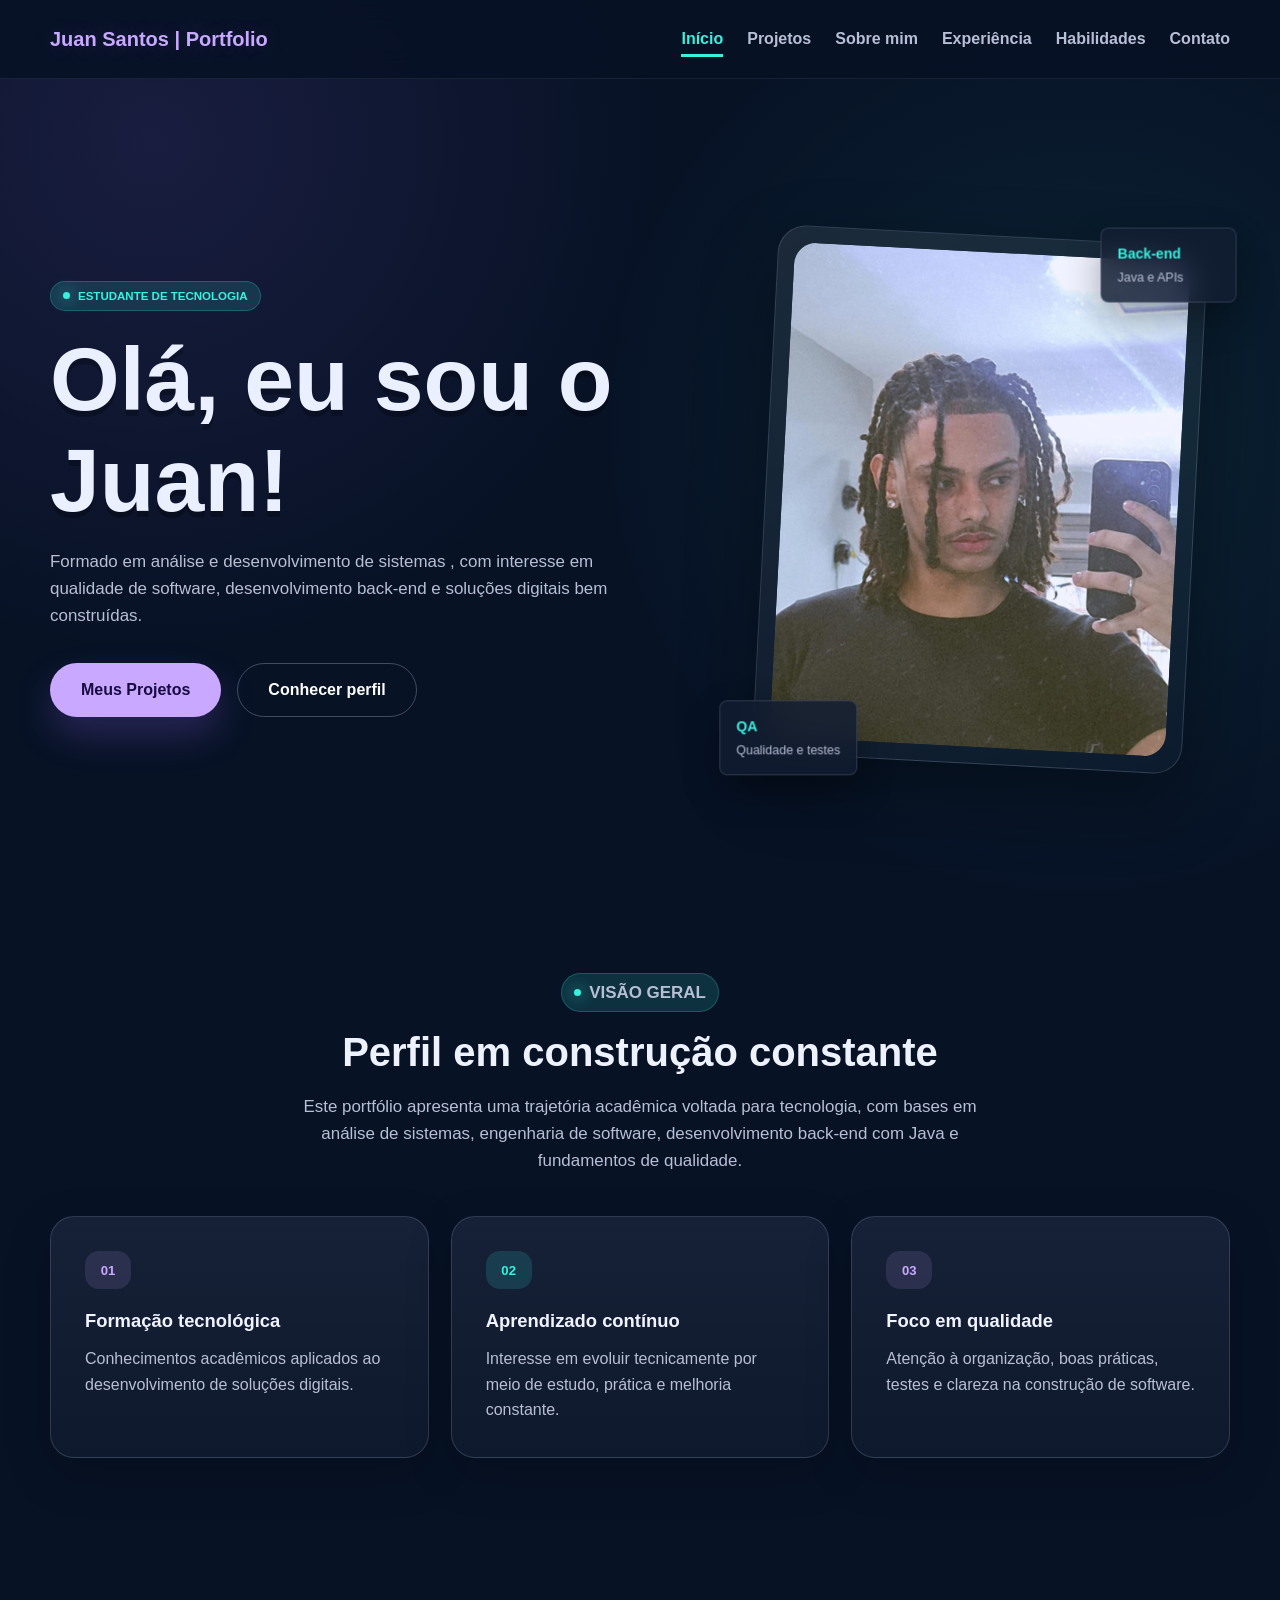
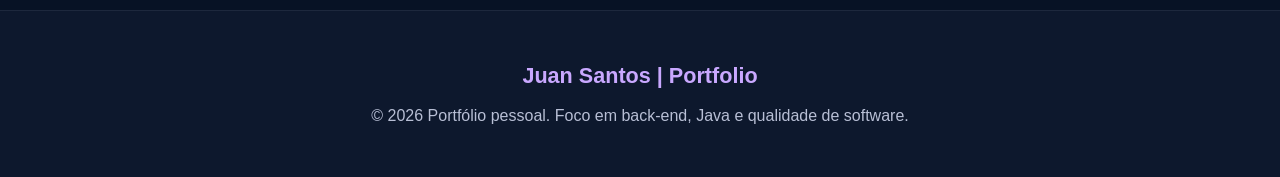
<file: index.html>
<!doctype html>
<html lang="pt-BR">
  <head>
    <meta charset="UTF-8" />
    <meta name="viewport" content="width=device-width, initial-scale=1.0" />
    <meta
      name="description"
      content="Portfólio profissional de estudante de tecnologia com foco em desenvolvimento back-end, Java, qualidade de software e aprendizado contínuo."
    />
    <title>Portfólio | Início</title>
    <link rel="stylesheet" href="css/style.css" />
  </head>
  <body>
    <header class="site-header">
      <nav class="navbar" aria-label="Navegação principal">
        <a
          class="logo"
          href="index.html"
          aria-label="Página inicial do portfólio"
        >
          <span class="logo-mark">DEV</span>
          <span>Juan Santos | Portfolio</span>
        </a>

        <button
          class="menu-toggle"
          type="button"
          aria-label="Abrir menu"
          aria-expanded="false"
        >
          <span></span>
          <span></span>
          <span></span>
        </button>

        <ul class="nav-menu">
          <li><a href="index.html">Início</a></li>
          <li><a href="projetos.html">Projetos</a></li>
          <li><a href="sobre.html">Sobre mim</a></li>
          <li><a href="experiencia.html">Experiência</a></li>
          <li><a href="habilidades.html">Habilidades</a></li>
          <li><a href="contato.html">Contato</a></li>
        </ul>
      </nav>
    </header>

    <main>
      <section class="hero section-reveal">
        <div class="hero-content">
          <p class="section-label">Estudante de tecnologia</p>
          <h1>Olá, eu sou o Juan!</h1>
          <p class="hero-subtitle">
            Formado em análise e desenvolvimento de sistemas , com interesse em
            qualidade de software, desenvolvimento back-end e soluções digitais
            bem construídas.
          </p>
          <div class="hero-actions">
            <a class="btn btn-primary" href="projetos.html">Meus Projetos</a>
            <a class="btn btn-secondary" href="sobre.html">Conhecer perfil</a>
          </div>
        </div>

        <div class="hero-visual">
          <div class="hero-image-card">
            <img
              src="img/foto-minha.jpeg"
              alt="Foto de Juan Santos"
            />
            <div class="floating-card floating-card-top">
              <strong>Back-end</strong>
              <span>Java e APIs</span>
            </div>
            <div class="floating-card floating-card-bottom">
              <strong>QA</strong>
              <span>Qualidade e testes</span>
            </div>
          </div>
        </div>
      </section>

      <section class="overview section-reveal" aria-labelledby="visao-geral">
        <div class="section-heading">
          <p class="section-label">Visão geral</p>
          <h2 id="visao-geral">Perfil em construção constante</h2>
          <p>
            Este portfólio apresenta uma trajetória acadêmica voltada para
            tecnologia, com bases em análise de sistemas, engenharia de
            software, desenvolvimento back-end com Java e fundamentos de qualidade.
          </p>
        </div>

        <div class="feature-grid">
          <article class="feature-card">
            <span class="card-icon">01</span>
            <h3>Formação tecnológica</h3>
            <p>
              Conhecimentos acadêmicos aplicados ao desenvolvimento de soluções
              digitais.
            </p>
          </article>

          <article class="feature-card">
            <span class="card-icon">02</span>
            <h3>Aprendizado contínuo</h3>
            <p>
              Interesse em evoluir tecnicamente por meio de estudo, prática e
              melhoria constante.
            </p>
          </article>

          <article class="feature-card">
            <span class="card-icon">03</span>
            <h3>Foco em qualidade</h3>
            <p>
              Atenção à organização, boas práticas, testes e clareza na
              construção de software.
            </p>
          </article>
        </div>
      </section>
    </main>

    <button class="back-to-top" type="button" aria-label="Voltar ao topo">
      ↑
    </button>

    <footer class="site-footer">
      <p>
        &copy; 2026 Portfólio pessoal. Foco em back-end, Java e qualidade de software.
      </p>
    </footer>

    <script src="js/script.js"></script>
  </body>
</html>
</file>
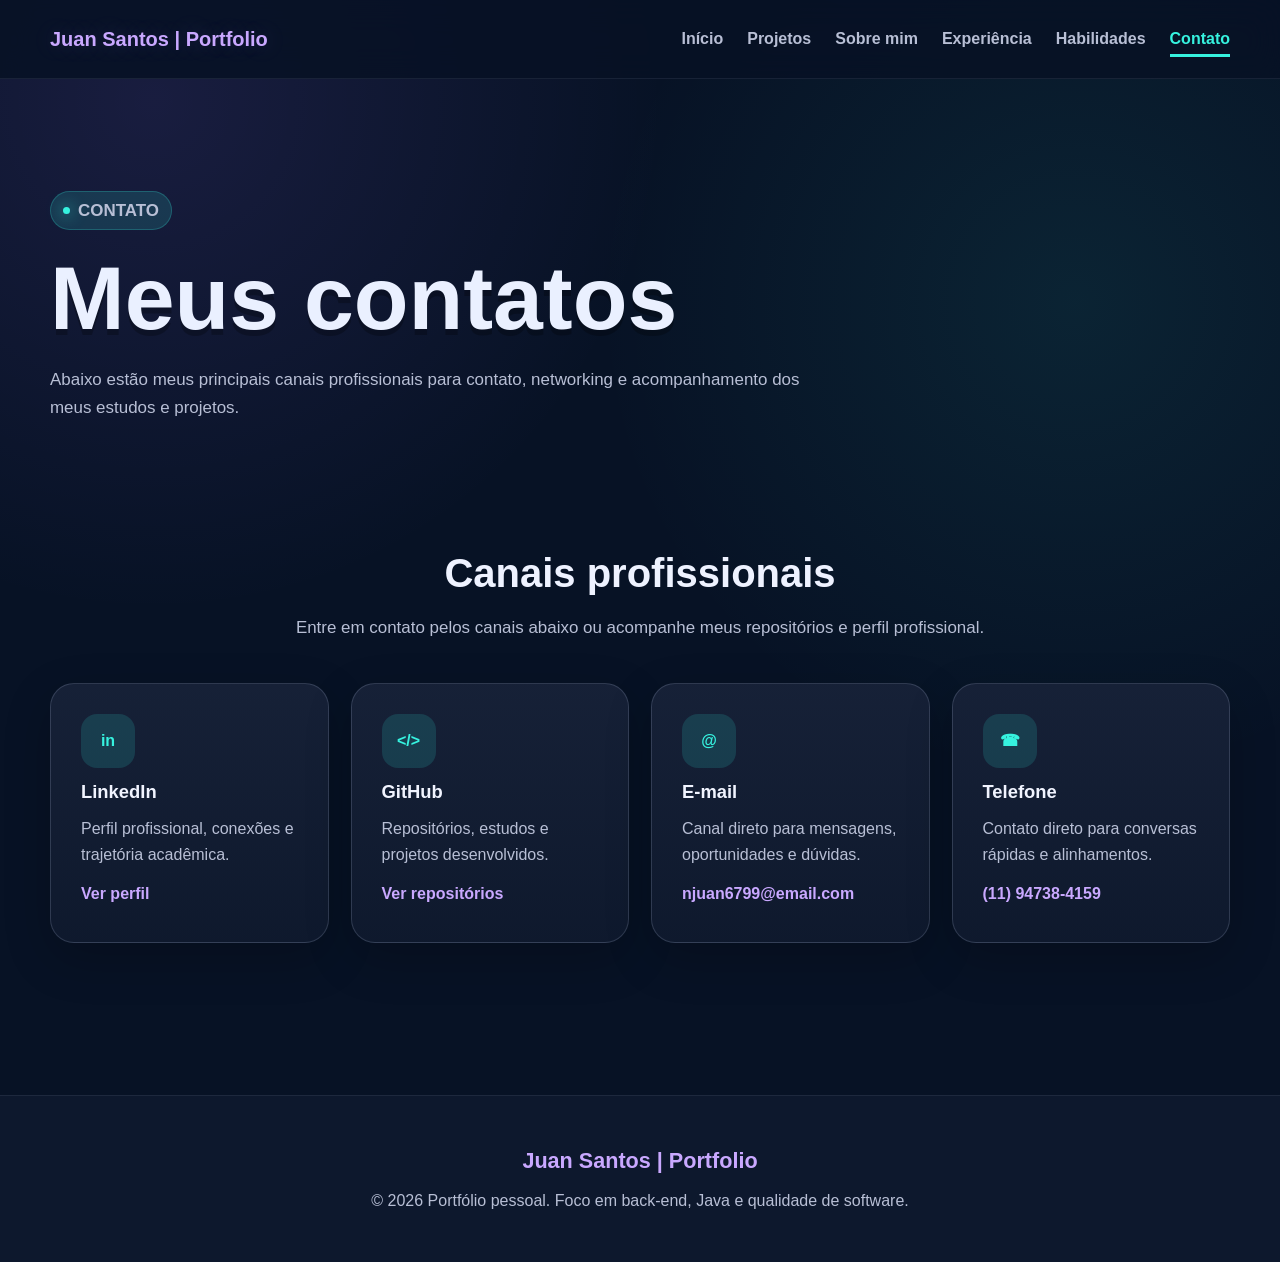
<file: contato.html>
<!doctype html>
<html lang="pt-BR">
  <head>
    <meta charset="UTF-8" />
    <meta name="viewport" content="width=device-width, initial-scale=1.0" />
    <meta
      name="description"
      content="Informações de contato profissional, incluindo LinkedIn, GitHub, e-mail e telefone."
    />
    <title>Portfólio | Contato</title>
    <link rel="stylesheet" href="css/style.css" />
  </head>
  <body>
    <header class="site-header">
      <nav class="navbar" aria-label="Navegação principal">
        <a
          class="logo"
          href="index.html"
          aria-label="Página inicial do portfólio"
        >
          <span class="logo-mark">DEV</span>
          <span>Juan Santos | Portfolio</span>
        </a>

        <button
          class="menu-toggle"
          type="button"
          aria-label="Abrir menu"
          aria-expanded="false"
        >
          <span></span>
          <span></span>
          <span></span>
        </button>

        <ul class="nav-menu">
          <li><a href="index.html">Início</a></li>
          <li><a href="projetos.html">Projetos</a></li>
          <li><a href="sobre.html">Sobre mim</a></li>
          <li><a href="experiencia.html">Experiência</a></li>
          <li><a href="habilidades.html">Habilidades</a></li>
          <li><a href="contato.html">Contato</a></li>
        </ul>
      </nav>
    </header>

    <main>
      <section class="page-hero section-reveal">
        <p class="section-label">Contato</p>
        <h1>Meus contatos</h1>
        <p>
          Abaixo estão meus principais canais profissionais para contato,
          networking e acompanhamento dos meus estudos e projetos.
        </p>
      </section>

      <section
        class="contact-cards-section section-reveal"
        aria-labelledby="canais-contato"
      >
        <div class="section-heading">
          <h2 id="canais-contato">Canais profissionais</h2>
          <p>
            Entre em contato pelos canais abaixo ou acompanhe meus repositórios
            e perfil profissional.
          </p>
        </div>

        <div class="contact-cards-grid">
          <a
            class="contact-card"
            href="https://www.linkedin.com/in/juan-santos-do-nascimento-44281a260"
            target="_blank"
            rel="noopener noreferrer"
            aria-label="Abrir perfil no LinkedIn"
          >
            <span class="contact-card-icon" aria-hidden="true">in</span>
            <h3>LinkedIn</h3>
            <p>Perfil profissional, conexões e trajetória acadêmica.</p>
            <strong>Ver perfil</strong>
          </a>

          <a
            class="contact-card"
            href="https://github.com/eojuanzx"
            target="_blank"
            rel="noopener noreferrer"
            aria-label="Abrir perfil no GitHub"
          >
            <span class="contact-card-icon" aria-hidden="true">&lt;/&gt;</span>
            <h3>GitHub</h3>
            <p>Repositórios, estudos e projetos desenvolvidos.</p>
            <strong>Ver repositórios</strong>
          </a>

          <article class="contact-card contact-card-static">
            <span class="contact-card-icon" aria-hidden="true">@</span>
            <h3>E-mail</h3>
            <p>Canal direto para mensagens, oportunidades e dúvidas.</p>
            <strong>njuan6799@email.com</strong>
          </article>

          <article class="contact-card contact-card-static">
            <span class="contact-card-icon" aria-hidden="true">&#9742;</span>
            <h3>Telefone</h3>
            <p>Contato direto para conversas rápidas e alinhamentos.</p>
            <strong>(11) 94738-4159</strong>
          </article>
        </div>
      </section>
    </main>

    <button class="back-to-top" type="button" aria-label="Voltar ao topo">
      ↑
    </button>

    <footer class="site-footer">
      <p>
        &copy; 2026 Portfólio pessoal. Foco em back-end, Java e qualidade de software.
      </p>
    </footer>

    <script src="js/script.js"></script>
  </body>
</html>
</file>
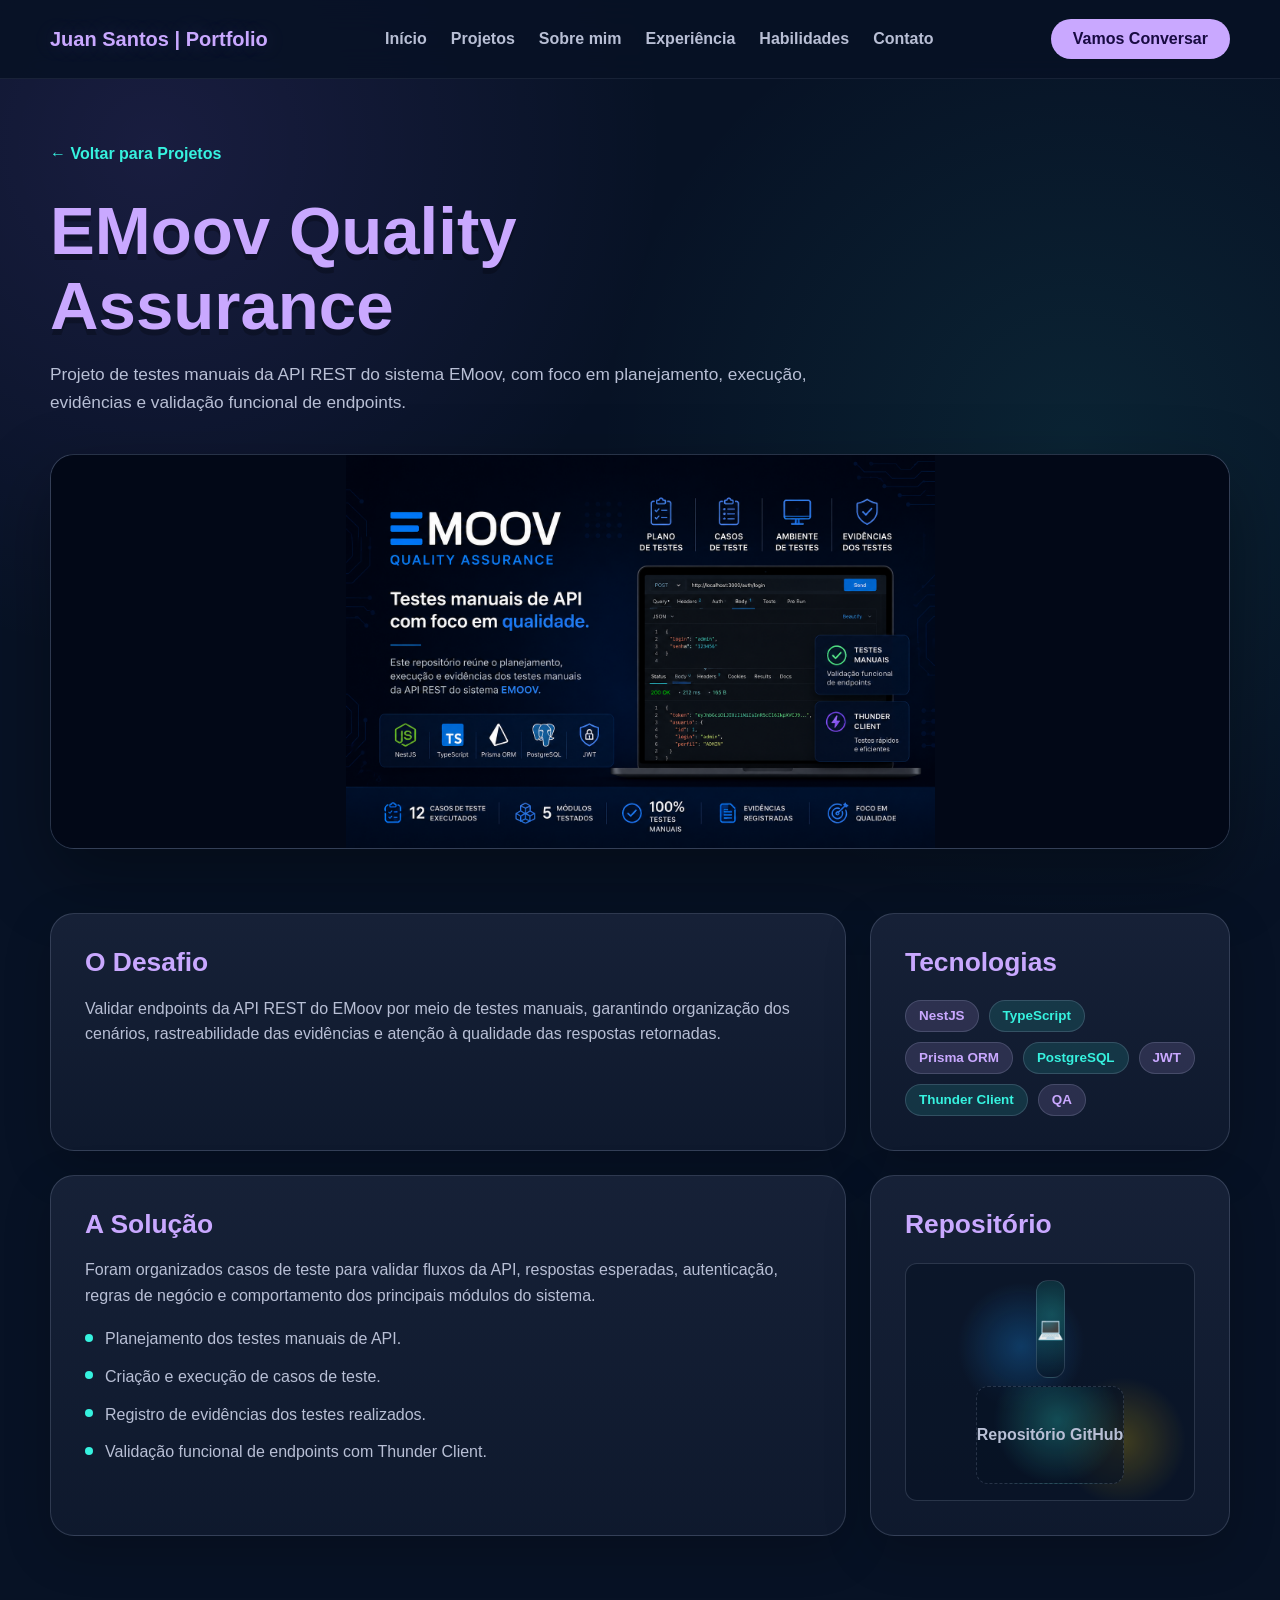
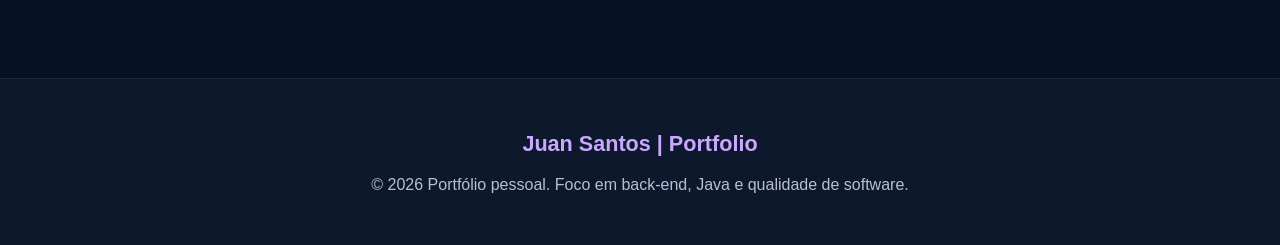
<file: emoov-quality-assurance.html>
<!doctype html>
<html lang="pt-BR">
  <head>
    <meta charset="UTF-8" />
    <meta name="viewport" content="width=device-width, initial-scale=1.0" />
    <meta
      name="description"
      content="Detalhes do projeto EMoov Quality Assurance, com planejamento, execução e evidências de testes manuais de API."
    />
    <title>Portfólio | EMoov Quality Assurance</title>
    <link rel="stylesheet" href="css/style.css" />
  </head>
  <body>
    <header class="site-header">
      <nav class="navbar" aria-label="Navegação principal">
        <a
          class="logo"
          href="index.html"
          aria-label="Página inicial do portfólio"
        >
          <span class="logo-mark">DEV</span>
          <span>Juan Santos | Portfolio</span>
        </a>

        <button
          class="menu-toggle"
          type="button"
          aria-label="Abrir menu"
          aria-expanded="false"
        >
          <span></span>
          <span></span>
          <span></span>
        </button>

        <ul class="nav-menu">
          <li><a href="index.html">Início</a></li>
          <li><a href="projetos.html">Projetos</a></li>
          <li><a href="sobre.html">Sobre mim</a></li>
          <li><a href="experiencia.html">Experiência</a></li>
          <li><a href="habilidades.html">Habilidades</a></li>
          <li><a href="contato.html">Contato</a></li>
        </ul>

        <a class="top-cta" href="contato.html">Vamos Conversar</a>
      </nav>
    </header>

    <main class="project-detail">
      <a class="back-link" href="projetos.html">← Voltar para Projetos</a>

      <section class="detail-hero section-reveal">
        <h1>EMoov Quality Assurance</h1>
        <p>
          Projeto de testes manuais da API REST do sistema EMoov, com foco em
          planejamento, execução, evidências e validação funcional de endpoints.
        </p>
      </section>

      <section class="detail-showcase section-reveal">
        <div class="detail-screen detail-screen-qa">
          <img
            src="img/emoov-qa.png"
            alt="Capa do projeto EMoov Quality Assurance"
          />
        </div>
      </section>

      <section class="detail-grid section-reveal">
        <article class="detail-panel detail-panel-large">
          <h2>O Desafio</h2>
          <p>
            Validar endpoints da API REST do EMoov por meio de testes manuais,
            garantindo organização dos cenários, rastreabilidade das evidências
            e atenção à qualidade das respostas retornadas.
          </p>
        </article>

        <aside class="detail-panel">
          <h2>Tecnologias</h2>
          <div class="tag-list">
            <span>NestJS</span>
            <span>TypeScript</span>
            <span>Prisma ORM</span>
            <span>PostgreSQL</span>
            <span>JWT</span>
            <span>Thunder Client</span>
            <span>QA</span>
          </div>
        </aside>

        <article class="detail-panel detail-panel-large">
          <h2>A Solução</h2>
          <p>
            Foram organizados casos de teste para validar fluxos da API,
            respostas esperadas, autenticação, regras de negócio e comportamento
            dos principais módulos do sistema.
          </p>
          <ul class="detail-list">
            <li>Planejamento dos testes manuais de API.</li>
            <li>Criação e execução de casos de teste.</li>
            <li>Registro de evidências dos testes realizados.</li>
            <li>Validação funcional de endpoints com Thunder Client.</li>
          </ul>
        </article>

        <aside class="detail-panel repository-panel">
          <h2>Repositório</h2>
          <div
            class="screenshot-grid screenshot-grid-emoov"
            aria-label="Repositório do projeto EMoov Quality Assurance"
          >
            <button
              class="screenshot-card repository-card"
              type="button"
              data-qa-repository-modal
              aria-label="Abrir informações do repositório GitHub"
            >
              <span class="screenshot-icon" aria-hidden="true">&#128187;</span>
              <span>Repositório GitHub</span>
            </button>
          </div>
        </aside>
      </section>
    </main>

    <div class="emoov-modal" id="qaRepositoryModal" aria-hidden="true">
      <div class="emoov-modal__overlay" data-qa-modal-close></div>
      <section
        class="emoov-modal__dialog"
        role="dialog"
        aria-modal="true"
        aria-labelledby="qaRepositoryModalTitle"
        tabindex="-1"
      >
        <button
          class="emoov-modal__close"
          type="button"
          aria-label="Fechar modal"
          data-qa-modal-close
        >
          ×
        </button>
        <div class="emoov-modal__content" id="qaRepositoryModalContent"></div>
      </section>
    </div>

    <button class="back-to-top" type="button" aria-label="Voltar ao topo">
      ↑
    </button>

    <footer class="site-footer">
      <p>
        &copy; 2026 Portfólio pessoal. Foco em back-end, Java e qualidade de software.
      </p>
    </footer>

    <script src="js/script.js"></script>
    <script src="js/emoov-qa-repository.js"></script>
  </body>
</html>
</file>
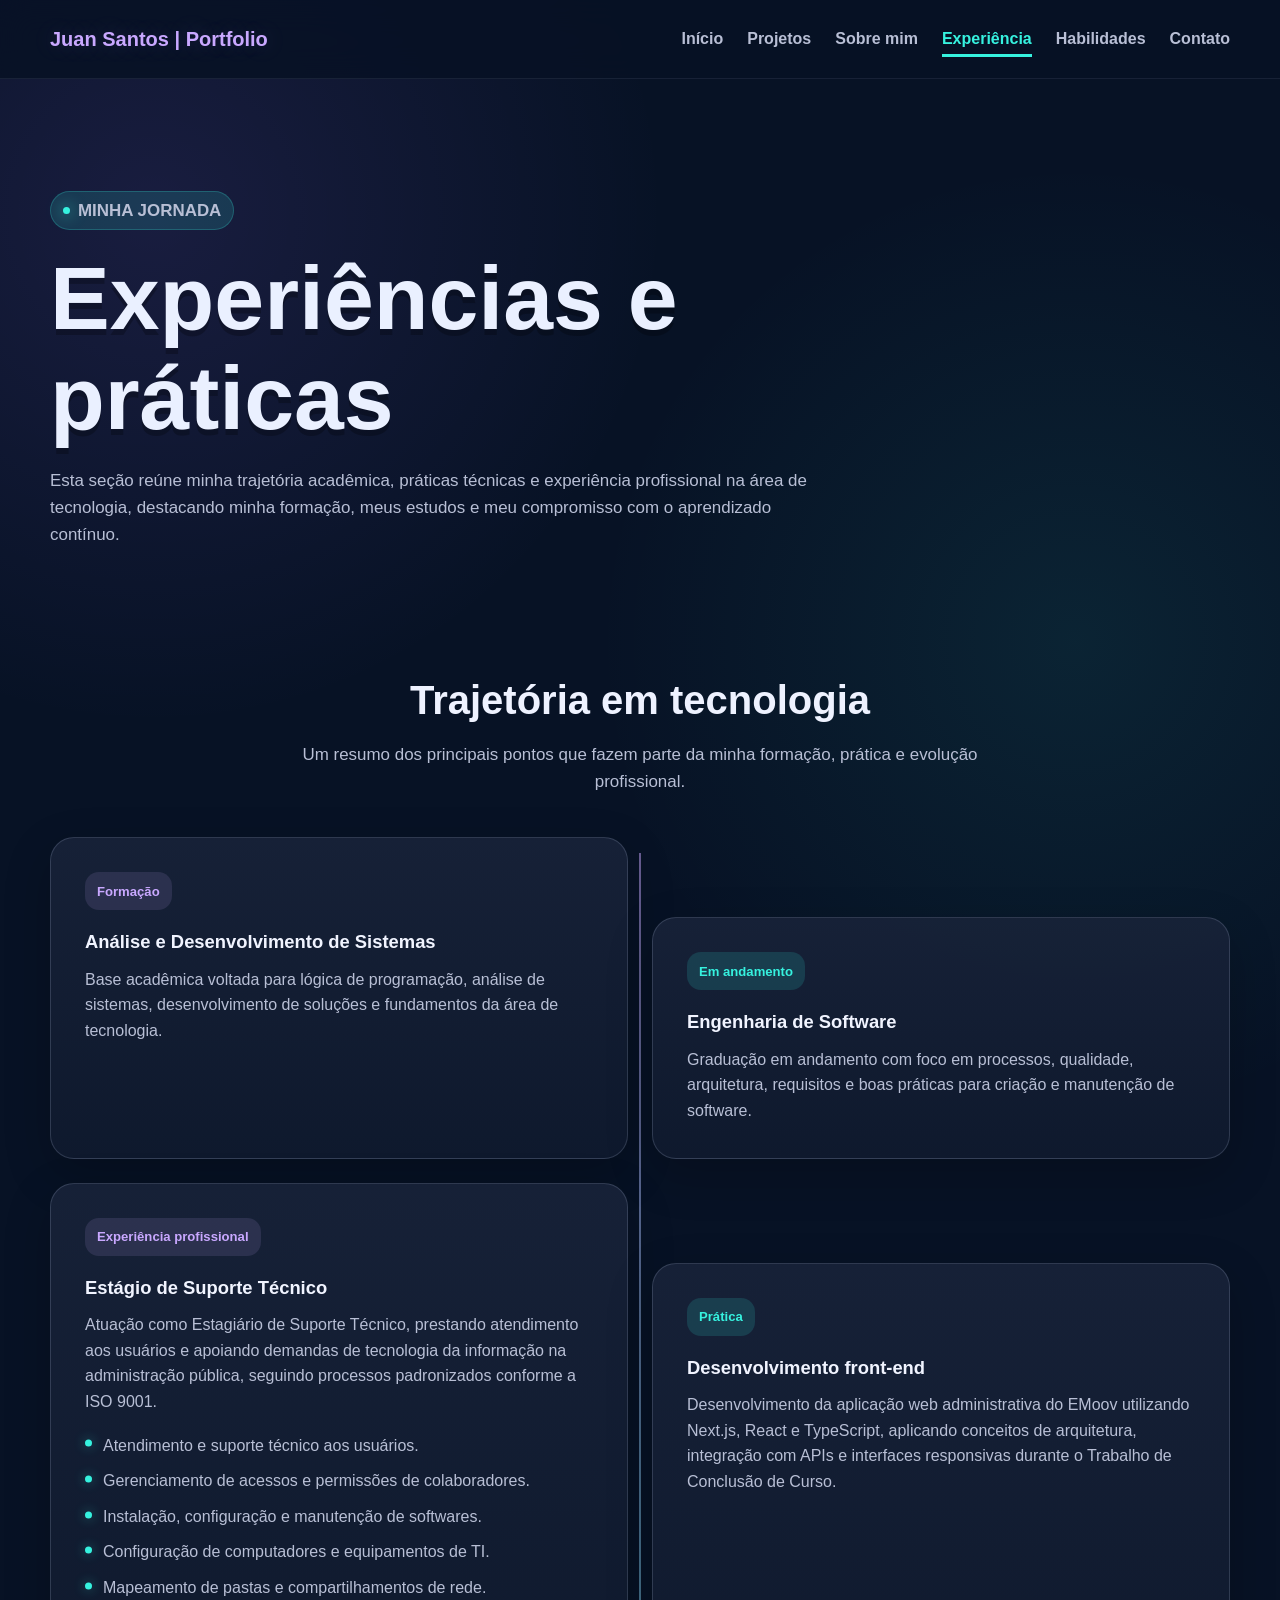
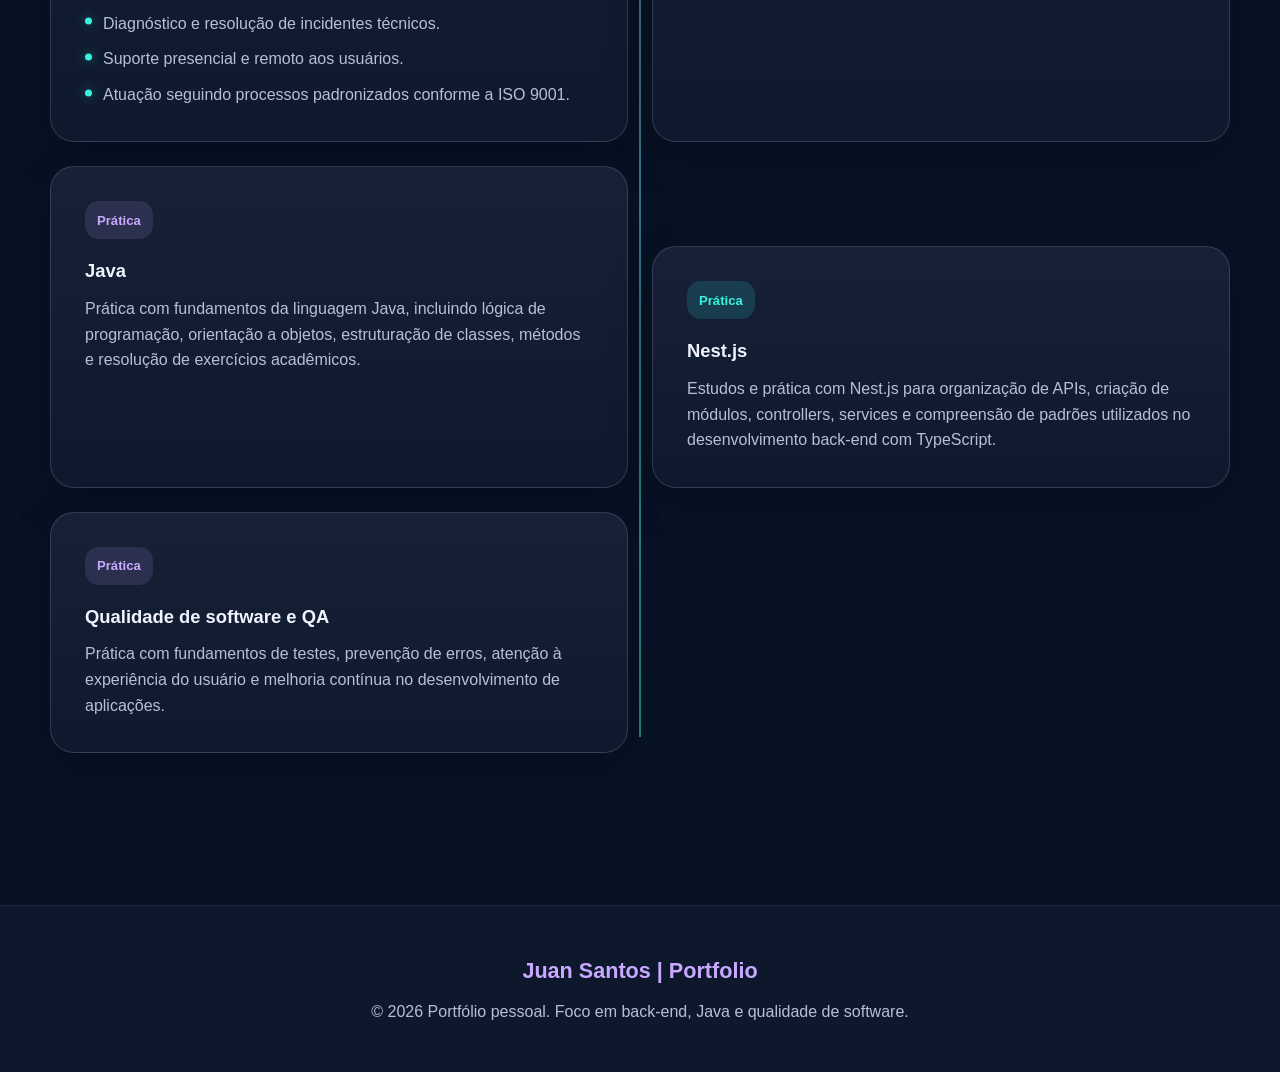
<file: experiencia.html>
<!doctype html>
<html lang="pt-BR">
  <head>
    <meta charset="UTF-8" />
    <meta name="viewport" content="width=device-width, initial-scale=1.0" />
    <meta
      name="description"
      content="Jornada acadêmica, práticas técnicas e experiência profissional em tecnologia, desenvolvimento back-end, Java, Nest.js, QA e engenharia de software."
    />
    <title>Portfólio | Experiência</title>
    <link rel="stylesheet" href="css/style.css" />
  </head>
  <body>
    <header class="site-header">
      <nav class="navbar" aria-label="Navegação principal">
        <a
          class="logo"
          href="index.html"
          aria-label="Página inicial do portfólio"
        >
          <span class="logo-mark">DEV</span>
          <span>Juan Santos | Portfolio</span>
        </a>

        <button
          class="menu-toggle"
          type="button"
          aria-label="Abrir menu"
          aria-expanded="false"
        >
          <span></span>
          <span></span>
          <span></span>
        </button>

        <ul class="nav-menu">
          <li><a href="index.html">Início</a></li>
          <li><a href="projetos.html">Projetos</a></li>
          <li><a href="sobre.html">Sobre mim</a></li>
          <li><a href="experiencia.html">Experiência</a></li>
          <li><a href="habilidades.html">Habilidades</a></li>
          <li><a href="contato.html">Contato</a></li>
        </ul>
      </nav>
    </header>

    <main>
      <section class="page-hero section-reveal">
        <p class="section-label">Minha jornada</p>
        <h1>Experiências e práticas</h1>
        <p>
          Esta seção reúne minha trajetória acadêmica, práticas técnicas e
          experiência profissional na área de tecnologia, destacando minha
          formação, meus estudos e meu compromisso com o aprendizado contínuo.
        </p>
      </section>

      <section
        class="experience-section section-reveal"
        aria-labelledby="linha-do-tempo"
      >
        <div class="section-heading">
          <h2 id="linha-do-tempo">Trajetória em tecnologia</h2>
          <p>
            Um resumo dos principais pontos que fazem parte da minha formação,
            prática e evolução profissional.
          </p>
        </div>

        <div class="experience-timeline">
          <article class="experience-card">
            <span>Formação</span>
            <h3>Análise e Desenvolvimento de Sistemas</h3>
            <p>
              Base acadêmica voltada para lógica de programação, análise de
              sistemas, desenvolvimento de soluções e fundamentos da área de
              tecnologia.
            </p>
          </article>

          <article class="experience-card">
            <span>Em andamento</span>
            <h3>Engenharia de Software</h3>
            <p>
              Graduação em andamento com foco em processos, qualidade,
              arquitetura, requisitos e boas práticas para criação e manutenção
              de software.
            </p>
          </article>

          <article class="experience-card">
            <span>Experiência profissional</span>
            <h3>Estágio de Suporte Técnico</h3>
            <p>
              Atuação como Estagiário de Suporte Técnico, prestando atendimento
              aos usuários e apoiando demandas de tecnologia da informação na
              administração pública, seguindo processos padronizados conforme a
              ISO 9001.
            </p>
            <ul class="experience-list">
              <li>Atendimento e suporte técnico aos usuários.</li>
              <li>Gerenciamento de acessos e permissões de colaboradores.</li>
              <li>Instalação, configuração e manutenção de softwares.</li>
              <li>Configuração de computadores e equipamentos de TI.</li>
              <li>Mapeamento de pastas e compartilhamentos de rede.</li>
              <li>Diagnóstico e resolução de incidentes técnicos.</li>
              <li>Suporte presencial e remoto aos usuários.</li>
              <li>
                Atuação seguindo processos padronizados conforme a ISO 9001.
              </li>
            </ul>
          </article>

          <article class="experience-card">
            <span>Prática</span>
            <h3>Desenvolvimento front-end</h3>
            <p>
              Desenvolvimento da aplicação web administrativa do EMoov
              utilizando Next.js, React e TypeScript, aplicando conceitos de
              arquitetura, integração com APIs e interfaces responsivas durante
              o Trabalho de Conclusão de Curso.
            </p>
          </article>

          <article class="experience-card">
            <span>Prática</span>
            <h3>Java</h3>
            <p>
              Prática com fundamentos da linguagem Java, incluindo lógica de
              programação, orientação a objetos, estruturação de classes,
              métodos e resolução de exercícios acadêmicos.
            </p>
          </article>

          <article class="experience-card">
            <span>Prática</span>
            <h3>Nest.js</h3>
            <p>
              Estudos e prática com Nest.js para organização de APIs, criação de
              módulos, controllers, services e compreensão de padrões utilizados
              no desenvolvimento back-end com TypeScript.
            </p>
          </article>

          <article class="experience-card">
            <span>Prática</span>
            <h3>Qualidade de software e QA</h3>
            <p>
              Prática com fundamentos de testes, prevenção de erros, atenção à
              experiência do usuário e melhoria contínua no desenvolvimento de
              aplicações.
            </p>
          </article>
        </div>
      </section>
    </main>

    <button class="back-to-top" type="button" aria-label="Voltar ao topo">
      ↑
    </button>

    <footer class="site-footer">
      <p>
        &copy; 2026 Portfólio pessoal. Foco em back-end, Java e qualidade de
        software.
      </p>
    </footer>

    <script src="js/script.js"></script>
  </body>
</html>
</file>
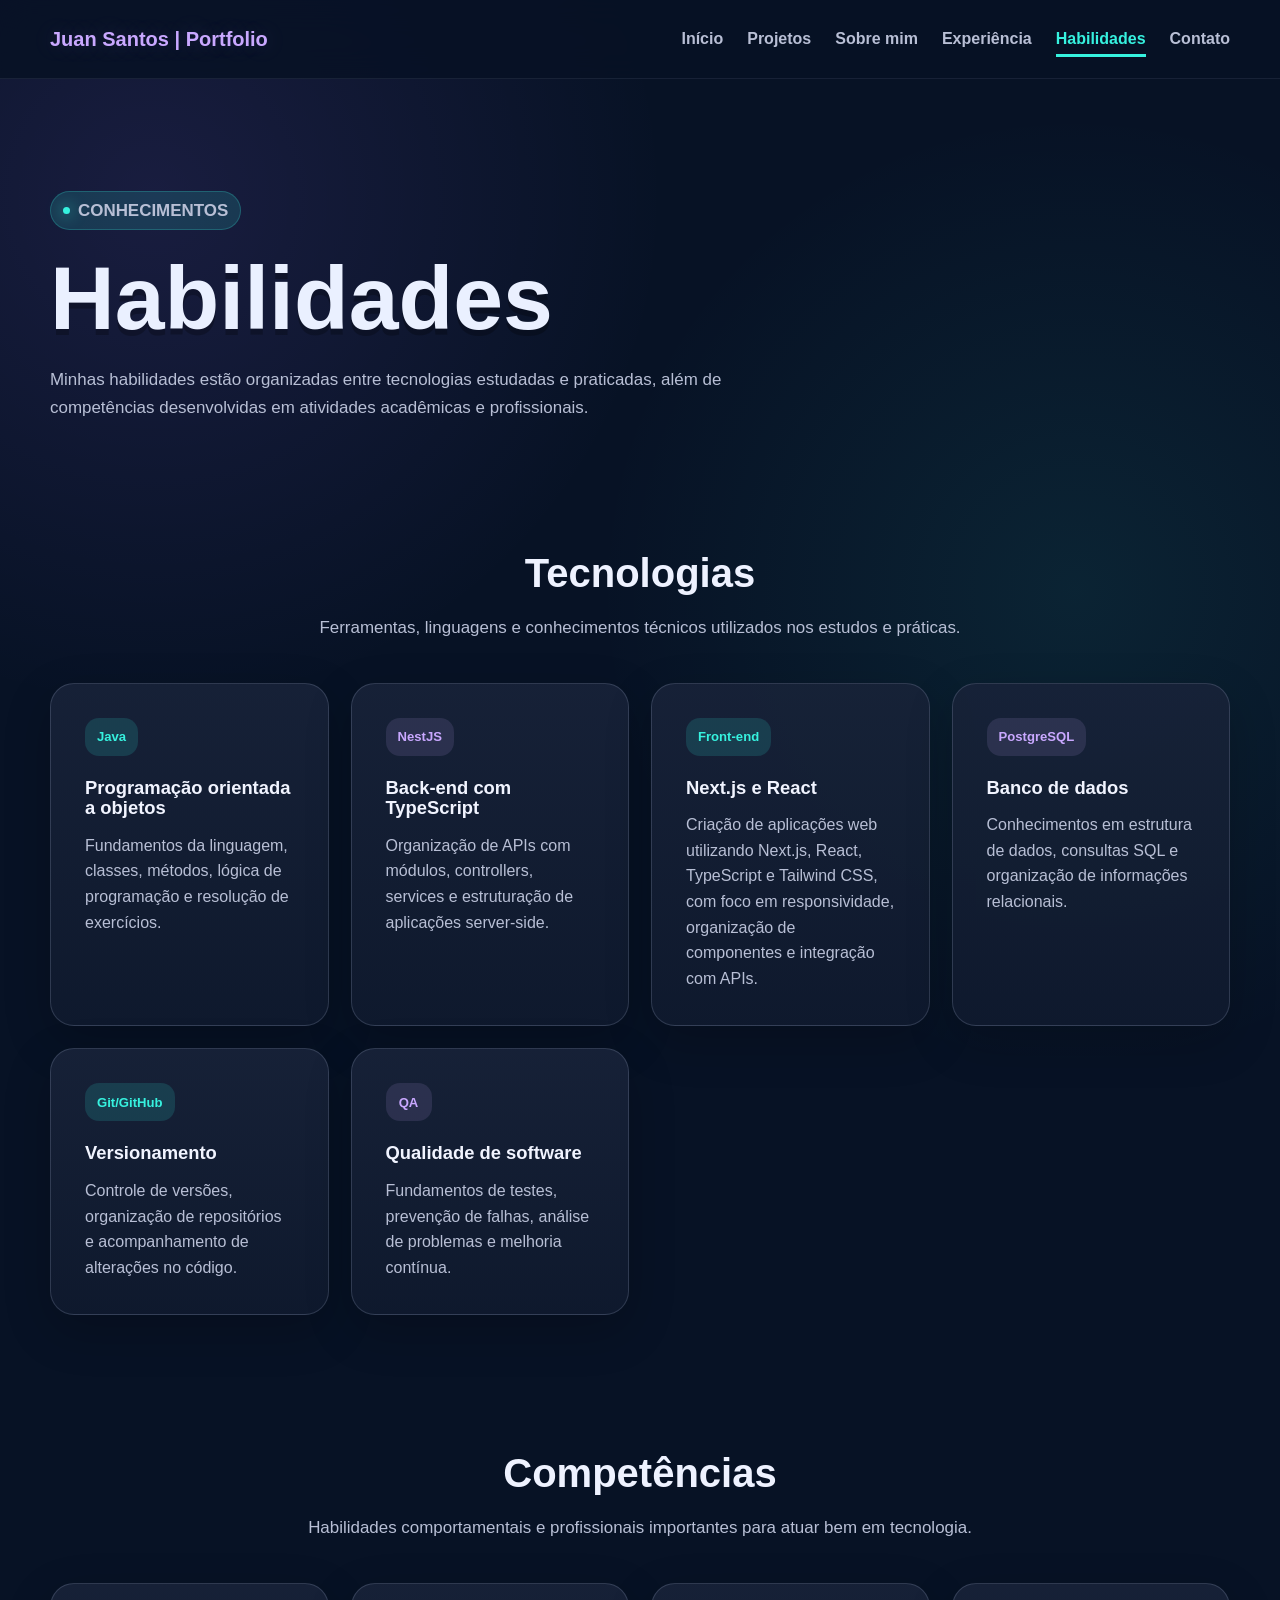
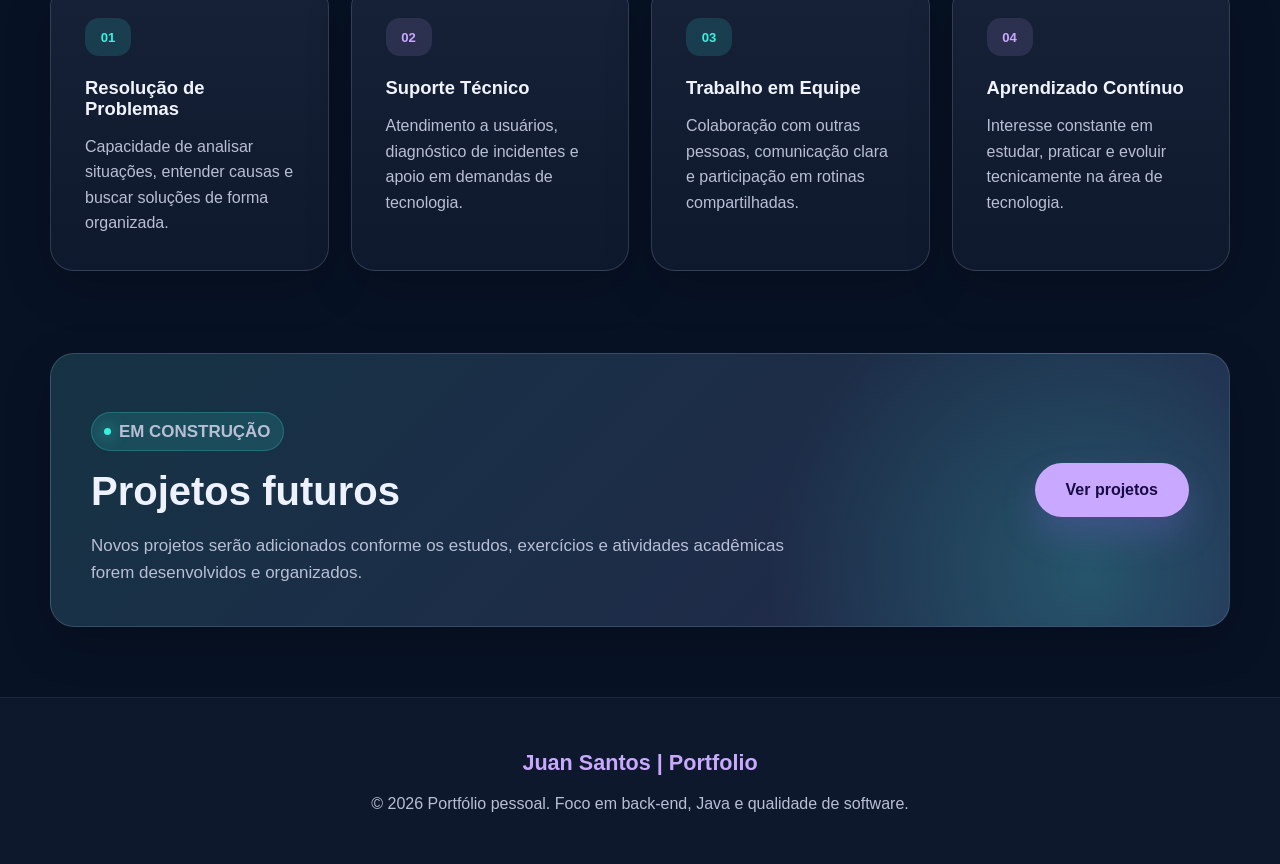
<file: habilidades.html>
<!doctype html>
<html lang="pt-BR">
  <head>
    <meta charset="UTF-8" />
    <meta name="viewport" content="width=device-width, initial-scale=1.0" />
    <meta
      name="description"
      content="Habilidades organizadas em tecnologias e competências, incluindo Java, NestJS, Next.js, PostgreSQL, Git, GitHub, QA, resolução de problemas e trabalho em equipe."
    />
    <title>Portfólio | Habilidades</title>
    <link rel="stylesheet" href="css/style.css" />
  </head>
  <body>
    <header class="site-header">
      <nav class="navbar" aria-label="Navegação principal">
        <a
          class="logo"
          href="index.html"
          aria-label="Página inicial do portfólio"
        >
          <span class="logo-mark">DEV</span>
          <span>Juan Santos | Portfolio</span>
        </a>

        <button
          class="menu-toggle"
          type="button"
          aria-label="Abrir menu"
          aria-expanded="false"
        >
          <span></span>
          <span></span>
          <span></span>
        </button>

        <ul class="nav-menu">
          <li><a href="index.html">Início</a></li>
          <li><a href="projetos.html">Projetos</a></li>
          <li><a href="sobre.html">Sobre mim</a></li>
          <li><a href="experiencia.html">Experiência</a></li>
          <li><a href="habilidades.html">Habilidades</a></li>
          <li><a href="contato.html">Contato</a></li>
        </ul>
      </nav>
    </header>

    <main>
      <section class="page-hero section-reveal">
        <p class="section-label">Conhecimentos</p>
        <h1>Habilidades</h1>
        <p>
          Minhas habilidades estão organizadas entre tecnologias estudadas e
          praticadas, além de competências desenvolvidas em atividades
          acadêmicas e profissionais.
        </p>
      </section>

      <section
        class="skills-section section-reveal"
        aria-labelledby="tecnologias"
      >
        <div class="section-heading">
          <h2 id="tecnologias">Tecnologias</h2>
          <p>
            Ferramentas, linguagens e conhecimentos técnicos utilizados nos
            estudos e práticas.
          </p>
        </div>

        <div class="skills-grid">
          <article class="skill-card">
            <span>Java</span>
            <h3>Programação orientada a objetos</h3>
            <p>
              Fundamentos da linguagem, classes, métodos, lógica de programação
              e resolução de exercícios.
            </p>
          </article>

          <article class="skill-card">
            <span>NestJS</span>
            <h3>Back-end com TypeScript</h3>
            <p>
              Organização de APIs com módulos, controllers, services e
              estruturação de aplicações server-side.
            </p>
          </article>

          <article class="skill-card">
            <span>Front-end</span>
            <h3>Next.js e React</h3>
            <p>
              Criação de aplicações web utilizando Next.js, React, TypeScript e
              Tailwind CSS, com foco em responsividade, organização de
              componentes e integração com APIs.
            </p>
          </article>

          <article class="skill-card">
            <span>PostgreSQL</span>
            <h3>Banco de dados</h3>
            <p>
              Conhecimentos em estrutura de dados, consultas SQL e organização
              de informações relacionais.
            </p>
          </article>

          <article class="skill-card">
            <span>Git/GitHub</span>
            <h3>Versionamento</h3>
            <p>
              Controle de versões, organização de repositórios e acompanhamento
              de alterações no código.
            </p>
          </article>

          <article class="skill-card">
            <span>QA</span>
            <h3>Qualidade de software</h3>
            <p>
              Fundamentos de testes, prevenção de falhas, análise de problemas e
              melhoria contínua.
            </p>
          </article>
        </div>
      </section>

      <section
        class="skills-section section-reveal"
        aria-labelledby="competencias"
      >
        <div class="section-heading">
          <h2 id="competencias">Competências</h2>
          <p>
            Habilidades comportamentais e profissionais importantes para atuar
            bem em tecnologia.
          </p>
        </div>

        <div class="skills-grid competencies-grid">
          <article class="skill-card">
            <span>01</span>
            <h3>Resolução de Problemas</h3>
            <p>
              Capacidade de analisar situações, entender causas e buscar
              soluções de forma organizada.
            </p>
          </article>

          <article class="skill-card">
            <span>02</span>
            <h3>Suporte Técnico</h3>
            <p>
              Atendimento a usuários, diagnóstico de incidentes e apoio em
              demandas de tecnologia.
            </p>
          </article>

          <article class="skill-card">
            <span>03</span>
            <h3>Trabalho em Equipe</h3>
            <p>
              Colaboração com outras pessoas, comunicação clara e participação
              em rotinas compartilhadas.
            </p>
          </article>

          <article class="skill-card">
            <span>04</span>
            <h3>Aprendizado Contínuo</h3>
            <p>
              Interesse constante em estudar, praticar e evoluir tecnicamente na
              área de tecnologia.
            </p>
          </article>
        </div>
      </section>

      <section
        class="future-projects section-reveal"
        aria-labelledby="projetos-futuros"
      >
        <div>
          <p class="section-label">Em construção</p>
          <h2 id="projetos-futuros">Projetos futuros</h2>
          <p>
            Novos projetos serão adicionados conforme os estudos, exercícios e
            atividades acadêmicas forem desenvolvidos e organizados.
          </p>
        </div>
        <a class="btn btn-primary" href="projetos.html">Ver projetos</a>
      </section>
    </main>

    <button class="back-to-top" type="button" aria-label="Voltar ao topo">
      ↑
    </button>

    <footer class="site-footer">
      <p>
        &copy; 2026 Portfólio pessoal. Foco em back-end, Java e qualidade de
        software.
      </p>
    </footer>

    <script src="js/script.js"></script>
  </body>
</html>
</file>
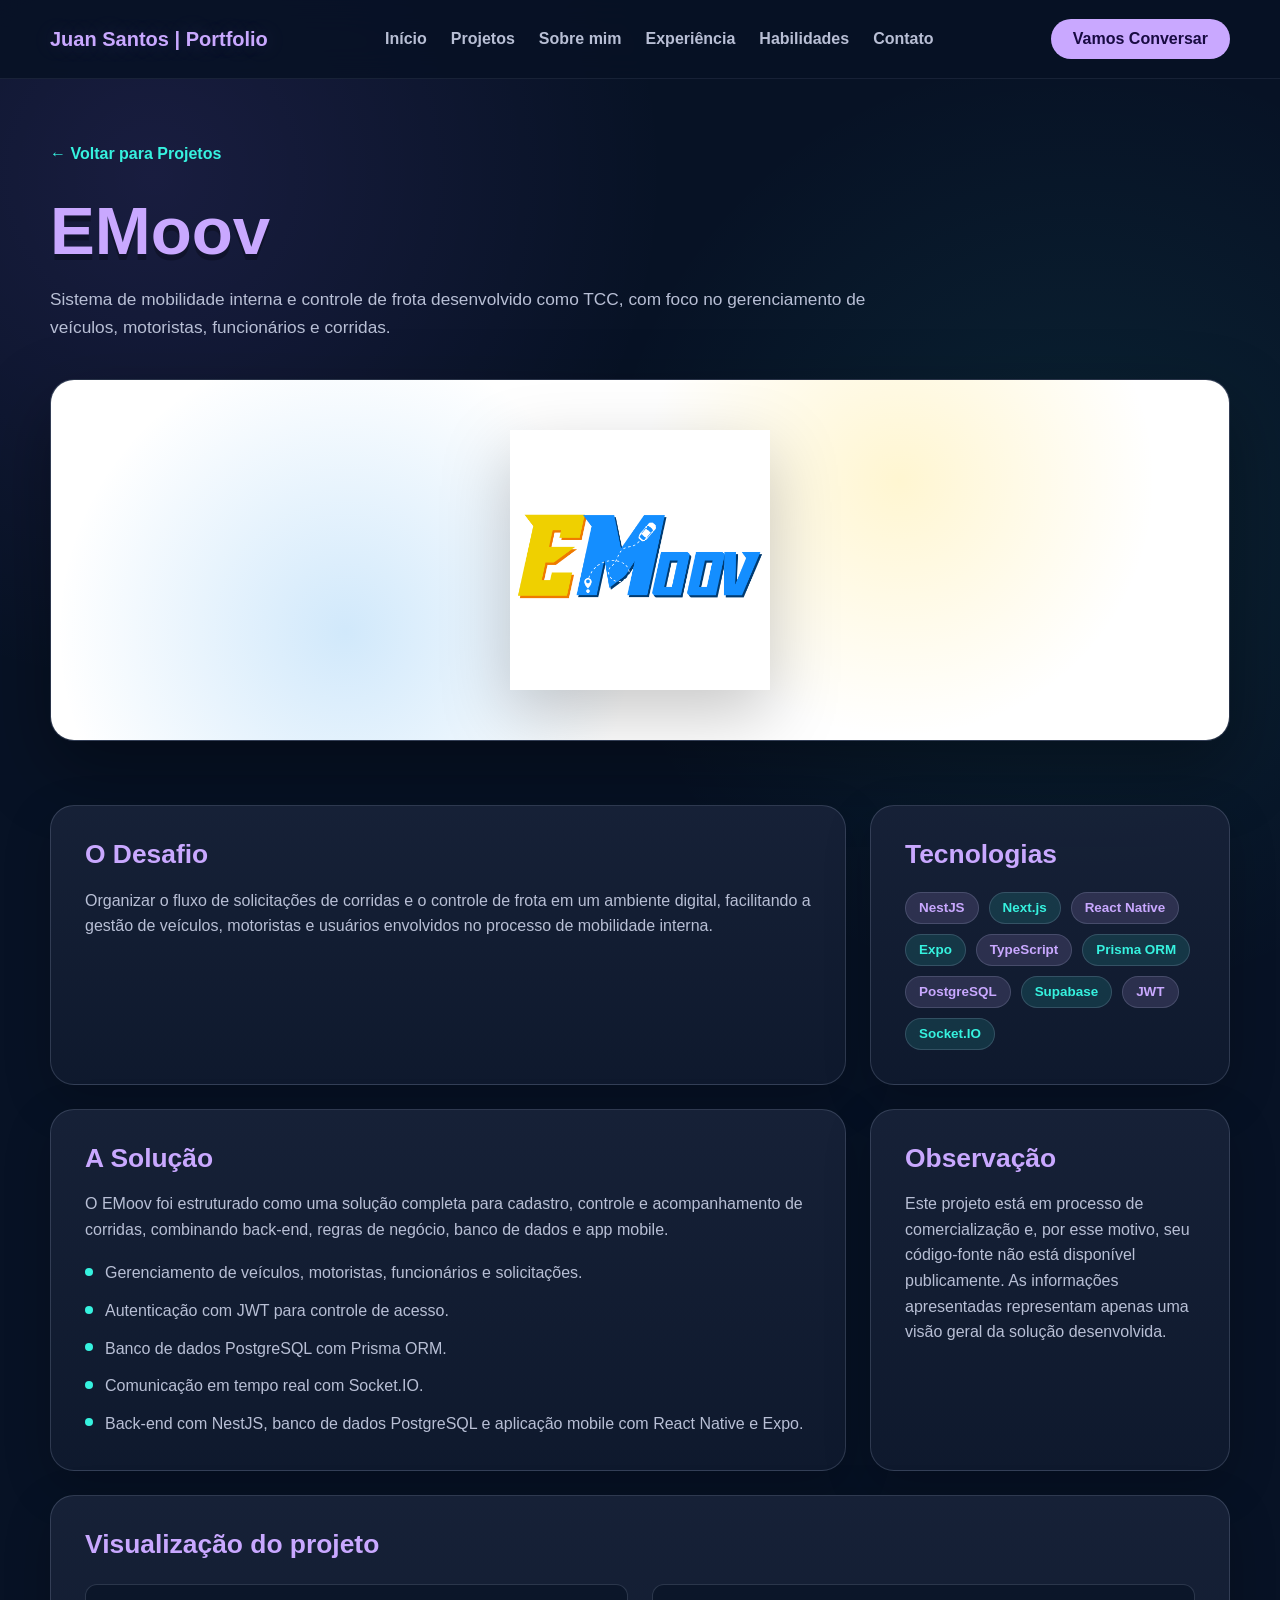
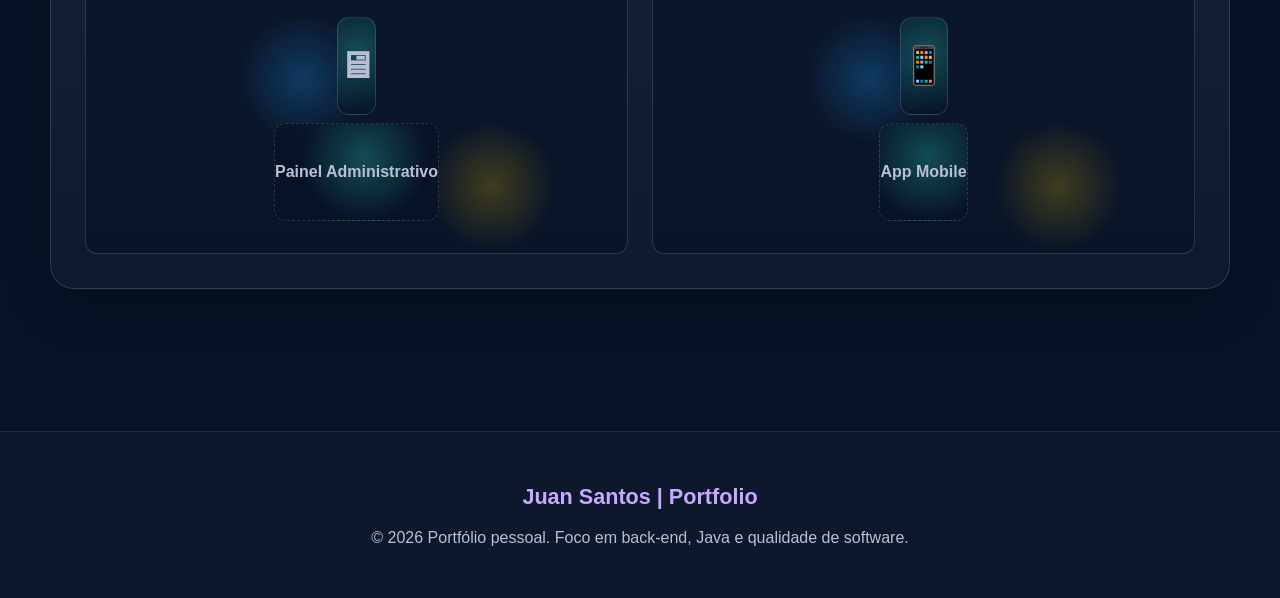
<file: projeto-emoov.html>
<!doctype html>
<html lang="pt-BR">
  <head>
    <meta charset="UTF-8" />
    <meta name="viewport" content="width=device-width, initial-scale=1.0" />
    <meta
      name="description"
      content="Detalhes do projeto EMoov, sistema de mobilidade interna e controle de frota desenvolvido como TCC."
    />
    <title>Portfólio | Projeto EMoov</title>
    <link rel="stylesheet" href="css/style.css" />
  </head>
  <body>
    <header class="site-header">
      <nav class="navbar" aria-label="Navegação principal">
        <a
          class="logo"
          href="index.html"
          aria-label="Página inicial do portfólio"
        >
          <span class="logo-mark">DEV</span>
          <span>Juan Santos | Portfolio</span>
        </a>

        <button
          class="menu-toggle"
          type="button"
          aria-label="Abrir menu"
          aria-expanded="false"
        >
          <span></span>
          <span></span>
          <span></span>
        </button>

        <ul class="nav-menu">
          <li><a href="index.html">Início</a></li>
          <li><a href="projetos.html">Projetos</a></li>
          <li><a href="sobre.html">Sobre mim</a></li>
          <li><a href="experiencia.html">Experiência</a></li>
          <li><a href="habilidades.html">Habilidades</a></li>
          <li><a href="contato.html">Contato</a></li>
        </ul>

        <a class="top-cta" href="contato.html">Vamos Conversar</a>
      </nav>
    </header>

    <main class="project-detail">
      <a class="back-link" href="projetos.html">← Voltar para Projetos</a>

      <section class="detail-hero section-reveal">
        <h1>EMoov</h1>
        <p>
          Sistema de mobilidade interna e controle de frota desenvolvido como
          TCC, com foco no gerenciamento de veículos, motoristas, funcionários e
          corridas.
        </p>
      </section>

      <section class="detail-showcase section-reveal">
        <div class="detail-screen detail-screen-emoov">
          <img src="img/emoov-logo.png" alt="Logo do projeto EMoov" />
        </div>
      </section>

      <section class="detail-grid section-reveal">
        <article class="detail-panel detail-panel-large">
          <h2>O Desafio</h2>
          <p>
            Organizar o fluxo de solicitações de corridas e o controle de frota
            em um ambiente digital, facilitando a gestão de veículos, motoristas
            e usuários envolvidos no processo de mobilidade interna.
          </p>
        </article>

        <aside class="detail-panel">
          <h2>Tecnologias</h2>
          <div class="tag-list">
            <span>NestJS</span>
            <span>Next.js</span>
            <span>React Native</span>
            <span>Expo</span>
            <span>TypeScript</span>
            <span>Prisma ORM</span>
            <span>PostgreSQL</span>
            <span>Supabase</span>
            <span>JWT</span>
            <span>Socket.IO</span>
          </div>
        </aside>

        <article class="detail-panel detail-panel-large">
          <h2>A Solução</h2>
          <p>
            O EMoov foi estruturado como uma solução completa para cadastro,
            controle e acompanhamento de corridas, combinando back-end,
            regras de negócio, banco de dados e app mobile.
          </p>
          <ul class="detail-list">
            <li>
              Gerenciamento de veículos, motoristas, funcionários e
              solicitações.
            </li>
            <li>Autenticação com JWT para controle de acesso.</li>
            <li>Banco de dados PostgreSQL com Prisma ORM.</li>
            <li>Comunicação em tempo real com Socket.IO.</li>
            <li>
              Back-end com NestJS, banco de dados PostgreSQL e aplicação mobile
              com React Native e Expo.
            </li>
          </ul>
        </article>

        <article class="detail-panel">
          <h2>Observação</h2>
          <p>
            Este projeto está em processo de comercialização e, por esse motivo,
            seu código-fonte não está disponível publicamente. As informações
            apresentadas representam apenas uma visão geral da solução
            desenvolvida.
          </p>
        </article>

        <aside class="detail-panel project-preview-panel">
          <h2>Visualização do projeto</h2>
          <div
            class="screenshot-grid screenshot-grid-emoov"
            aria-label="Demonstrações do projeto EMoov"
          >
            <button
              class="screenshot-card"
              type="button"
              data-emoov-modal="admin"
            >
              <span class="screenshot-icon" aria-hidden="true">&#128421;</span>
              <span>Painel Administrativo</span>
            </button>
            <button
              class="screenshot-card"
              type="button"
              data-emoov-modal="mobile"
            >
              <span class="screenshot-icon" aria-hidden="true">&#128241;</span>
              <span>App Mobile</span>
            </button>
          </div>
        </aside>
      </section>
    </main>

    <div class="emoov-modal" id="emoovModal" aria-hidden="true">
      <div class="emoov-modal__overlay" data-modal-close></div>
      <section
        class="emoov-modal__dialog"
        role="dialog"
        aria-modal="true"
        aria-labelledby="emoovModalTitle"
        tabindex="-1"
      >
        <button
          class="emoov-modal__close"
          type="button"
          aria-label="Fechar modal"
          data-modal-close
        >
          ×
        </button>
        <div class="emoov-modal__content" id="emoovModalContent"></div>
      </section>
    </div>

    <button class="back-to-top" type="button" aria-label="Voltar ao topo">
      ↑
    </button>

    <footer class="site-footer">
      <p>
        &copy; 2026 Portfólio pessoal. Foco em back-end, Java e qualidade de software.
      </p>
    </footer>

    <script src="js/script.js"></script>
    <script src="js/emoov-demo-links.js"></script>
    <script src="js/emoov-project.js"></script>
  </body>
</html>
</file>
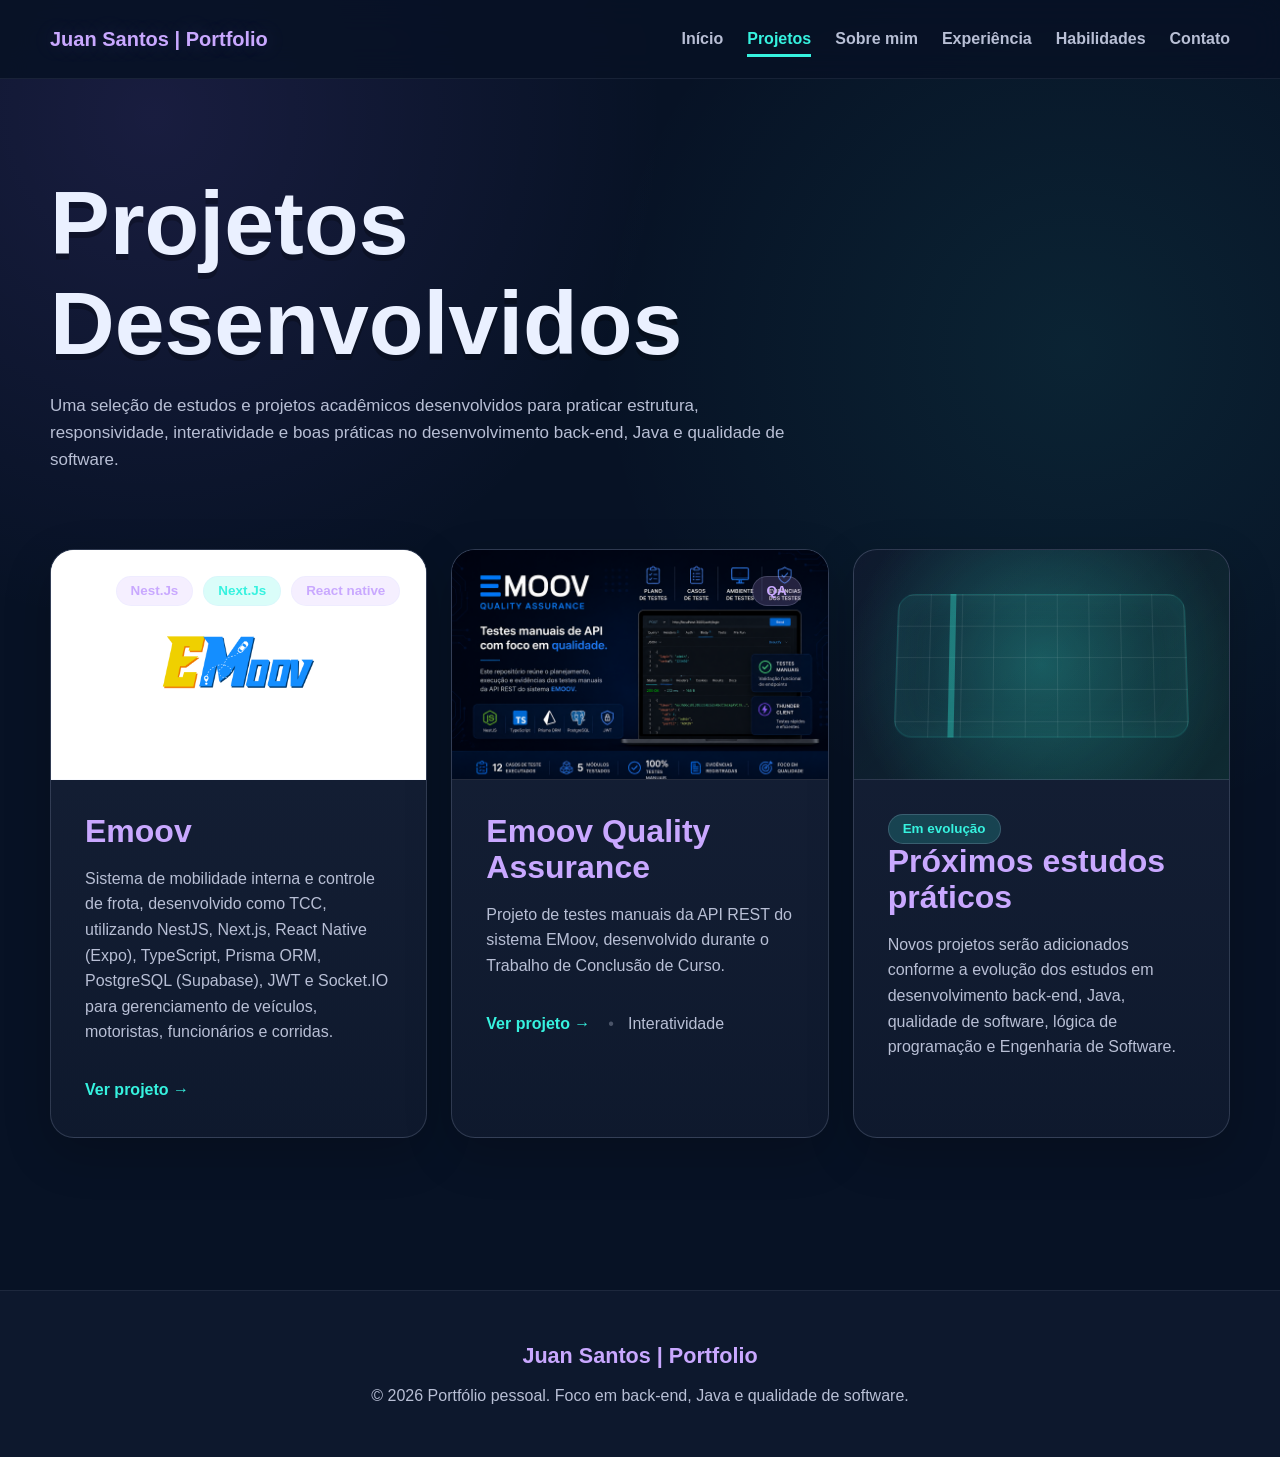
<file: projetos.html>
<!doctype html>
<html lang="pt-BR">
  <head>
    <meta charset="UTF-8" />
    <meta name="viewport" content="width=device-width, initial-scale=1.0" />
    <meta
      name="description"
      content="Projetos acadêmicos e estudos práticos em back-end, Java, APIs e qualidade de software."
    />
    <title>Portfólio | Projetos</title>
    <link rel="stylesheet" href="css/style.css" />
  </head>
  <body>
    <header class="site-header">
      <nav class="navbar" aria-label="Navegação principal">
        <a
          class="logo"
          href="index.html"
          aria-label="Página inicial do portfólio"
        >
          <span class="logo-mark">DEV</span>
          <span>Juan Santos | Portfolio</span>
        </a>

        <button
          class="menu-toggle"
          type="button"
          aria-label="Abrir menu"
          aria-expanded="false"
        >
          <span></span>
          <span></span>
          <span></span>
        </button>

        <ul class="nav-menu">
          <li><a href="index.html">Início</a></li>
          <li><a href="projetos.html">Projetos</a></li>
          <li><a href="sobre.html">Sobre mim</a></li>
          <li><a href="experiencia.html">Experiência</a></li>
          <li><a href="habilidades.html">Habilidades</a></li>
          <li><a href="contato.html">Contato</a></li>
        </ul>
      </nav>
    </header>

    <main>
      <section class="projects-hero section-reveal">
        <h1>Projetos Desenvolvidos</h1>
        <p>
          Uma seleção de estudos e projetos acadêmicos desenvolvidos para
          praticar estrutura, responsividade, interatividade e boas práticas no
          desenvolvimento back-end, Java e qualidade de software.
        </p>
      </section>

      <section
        class="projects-grid section-reveal"
        aria-label="Lista de projetos"
      >
        <article class="project-card">
          <div class="project-visual project-cover visual-emoov">
            <img
              src="img/emoov-logo.png"
              alt="Logo do projeto Emoov"
              class="project-cover-image"
            />
            <span>Nest.Js</span>
            <span>Next.Js</span>
            <span>React native</span>
          </div>
          <div class="project-content">
            <h2>Emoov</h2>
            <p>
              Sistema de mobilidade interna e controle de frota, desenvolvido
              como TCC, utilizando NestJS, Next.js, React Native (Expo),
              TypeScript, Prisma ORM, PostgreSQL (Supabase), JWT e Socket.IO
              para gerenciamento de veículos, motoristas, funcionários e
              corridas.
            </p>
            <div class="project-meta">
              <a href="projeto-emoov.html">Ver projeto →</a>
            </div>
          </div>
        </article>

        <article class="project-card">
          <div class="project-visual project-cover visual-emoov-qa">
            <img
              src="img/emoov-qa.png"
              alt="Capa do projeto Emoov Quality Assurance"
              class="project-cover-image project-cover-image-full"
            />
            <span>QA</span>
          </div>
          <div class="project-content">
            <h2>Emoov Quality Assurance</h2>
            <p>
              Projeto de testes manuais da API REST do sistema EMoov,
              desenvolvido durante o Trabalho de Conclusão de Curso.
            </p>
            <div class="project-meta">
              <a href="emoov-quality-assurance.html">Ver projeto →</a>
              <span>Interatividade</span>
            </div>
          </div>
        </article>

        <article class="project-card">
          <div class="project-visual visual-code"></div>
          <div class="project-content">
            <span class="project-kicker">Em evolução</span>
            <h2>Próximos estudos práticos</h2>
            <p>
              Novos projetos serão adicionados conforme a evolução dos estudos
              em desenvolvimento back-end, Java, qualidade de software, lógica
              de programação e Engenharia de Software.
            </p>
          </div>
        </article>
      </section>
    </main>

    <button class="back-to-top" type="button" aria-label="Voltar ao topo">
      ↑
    </button>

    <footer class="site-footer">
      <p>
        &copy; 2026 Portfólio pessoal. Foco em back-end, Java e qualidade de
        software.
      </p>
    </footer>

    <script src="js/script.js"></script>
  </body>
</html>
</file>
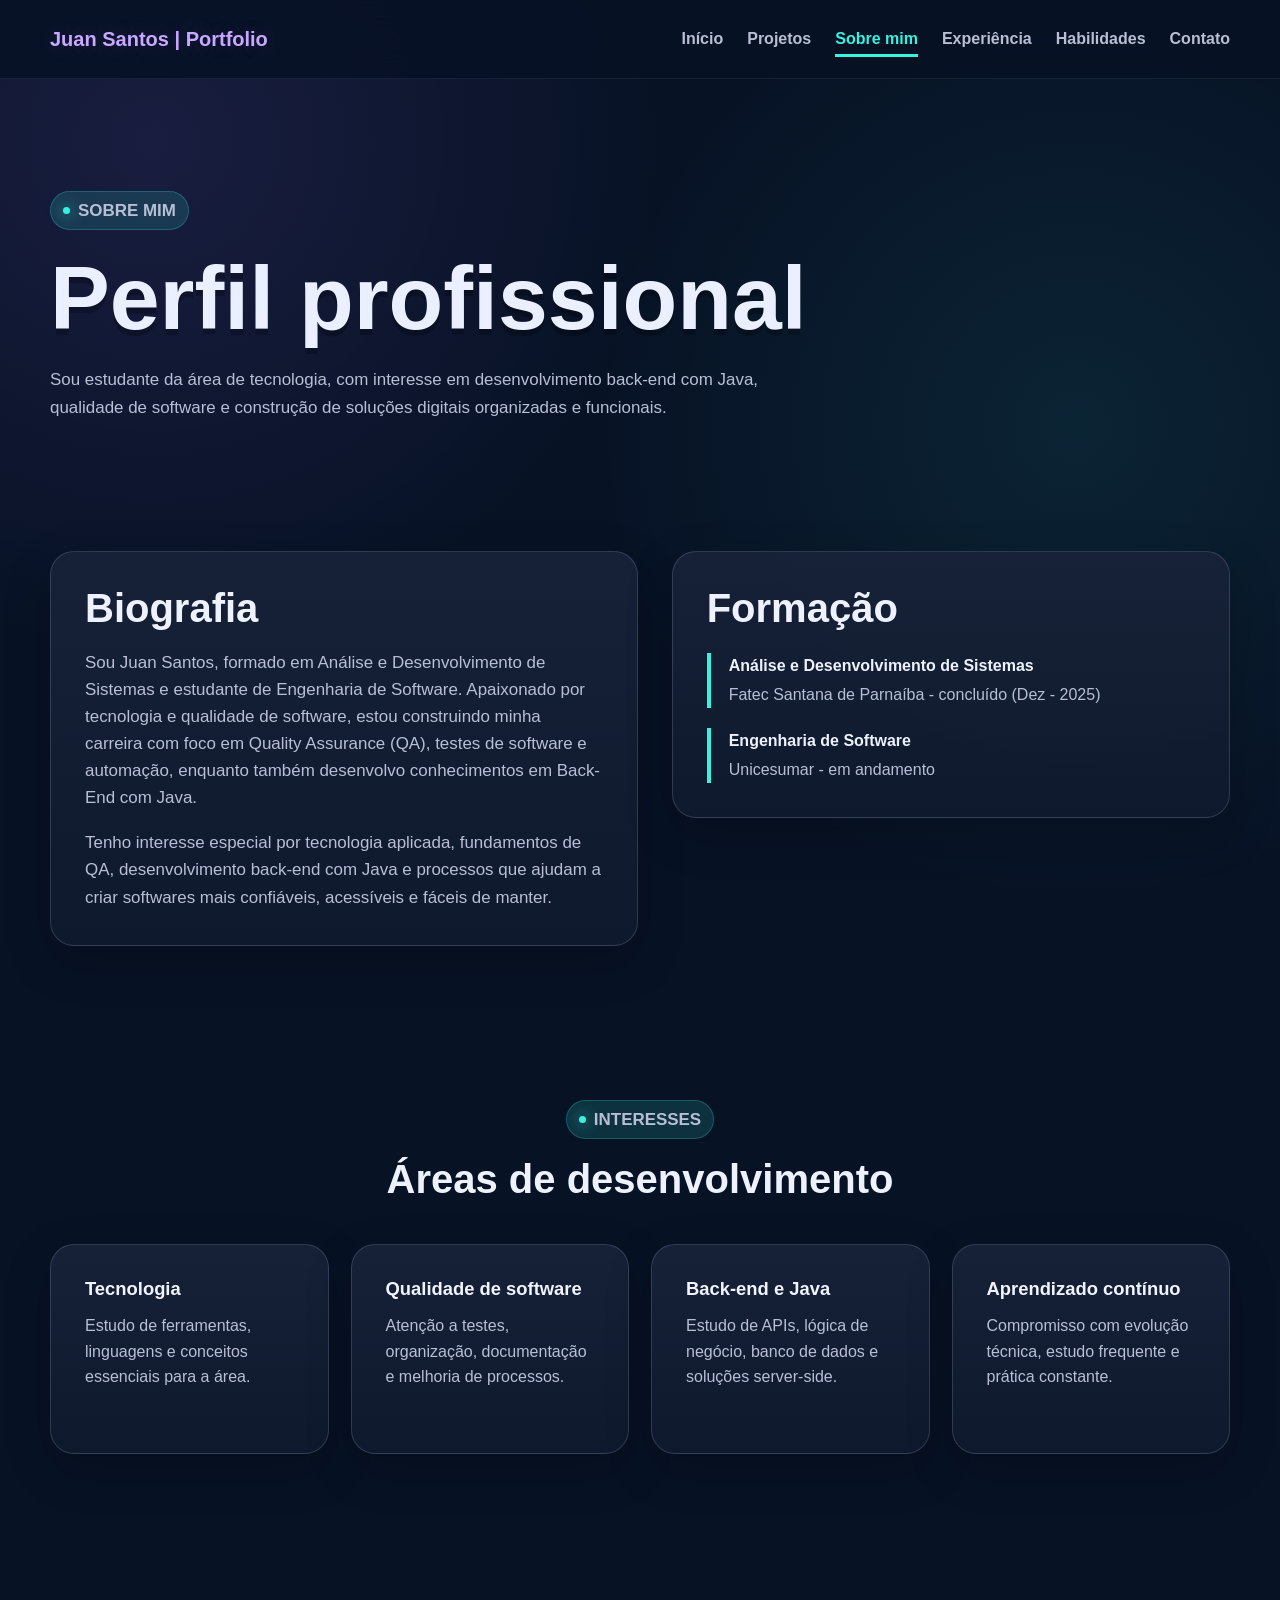
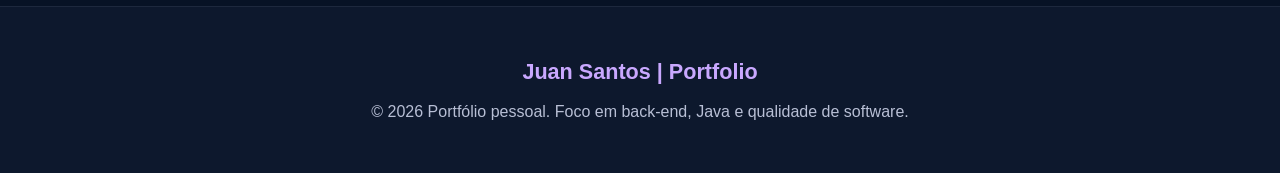
<file: sobre.html>
<!doctype html>
<html lang="pt-BR">
  <head>
    <meta charset="UTF-8" />
    <meta name="viewport" content="width=device-width, initial-scale=1.0" />
    <meta
      name="description"
      content="Conheça a formação e os interesses profissionais de um estudante de tecnologia em desenvolvimento back-end, Java e qualidade de software."
    />
    <title>Portfólio | Sobre mim</title>
    <link rel="stylesheet" href="css/style.css" />
  </head>
  <body>
    <header class="site-header">
      <nav class="navbar" aria-label="Navegação principal">
        <a
          class="logo"
          href="index.html"
          aria-label="Página inicial do portfólio"
        >
          <span class="logo-mark">DEV</span>
          <span>Juan Santos | Portfolio</span>
        </a>

        <button
          class="menu-toggle"
          type="button"
          aria-label="Abrir menu"
          aria-expanded="false"
        >
          <span></span>
          <span></span>
          <span></span>
        </button>

        <ul class="nav-menu">
          <li><a href="index.html">Início</a></li>
          <li><a href="projetos.html">Projetos</a></li>
          <li><a href="sobre.html">Sobre mim</a></li>
          <li><a href="experiencia.html">Experiência</a></li>
          <li><a href="habilidades.html">Habilidades</a></li>
          <li><a href="contato.html">Contato</a></li>
        </ul>
      </nav>
    </header>

    <main>
      <section class="page-hero section-reveal">
        <p class="section-label">Sobre mim</p>
        <h1>Perfil profissional</h1>
        <p>
          Sou estudante da área de tecnologia, com interesse em desenvolvimento
          back-end com Java, qualidade de software e construção de soluções digitais
          organizadas e funcionais.
        </p>
      </section>

      <section
        class="content-layout section-reveal"
        aria-labelledby="biografia"
      >
        <article class="text-panel">
          <h2 id="biografia">Biografia</h2>
          <p>
            Sou Juan Santos, formado em Análise e Desenvolvimento de Sistemas e
            estudante de Engenharia de Software. Apaixonado por tecnologia e
            qualidade de software, estou construindo minha carreira com foco em
            Quality Assurance (QA), testes de software e automação, enquanto
            também desenvolvo conhecimentos em Back-End com Java.
          </p>
          <p>
            Tenho interesse especial por tecnologia aplicada, fundamentos de QA,
            desenvolvimento back-end com Java e processos que ajudam a criar softwares
            mais confiáveis, acessíveis e fáceis de manter.
          </p>
        </article>

        <aside class="info-panel" aria-labelledby="formacao">
          <h2 id="formacao">Formação</h2>
          <ul class="timeline">
            <li>
              <strong>Análise e Desenvolvimento de Sistemas</strong>
              <span>Fatec Santana de Parnaíba - concluído (Dez - 2025)</span>
            </li>
            <li>
              <strong>Engenharia de Software</strong>
              <span>Unicesumar - em andamento</span>
            </li>
          </ul>
        </aside>
      </section>

      <section class="values section-reveal" aria-labelledby="interesses">
        <div class="section-heading">
          <p class="section-label">Interesses</p>
          <h2 id="interesses">Áreas de desenvolvimento</h2>
        </div>

        <div class="feature-grid compact">
          <article class="feature-card">
            <h3>Tecnologia</h3>
            <p>
              Estudo de ferramentas, linguagens e conceitos essenciais para a
              área.
            </p>
          </article>
          <article class="feature-card">
            <h3>Qualidade de software</h3>
            <p>
              Atenção a testes, organização, documentação e melhoria de
              processos.
            </p>
          </article>
          <article class="feature-card">
            <h3>Back-end e Java</h3>
            <p>
              Estudo de APIs, lógica de negócio, banco de dados e soluções server-side.
            </p>
          </article>
          <article class="feature-card">
            <h3>Aprendizado contínuo</h3>
            <p>
              Compromisso com evolução técnica, estudo frequente e prática
              constante.
            </p>
          </article>
        </div>
      </section>
    </main>

    <button class="back-to-top" type="button" aria-label="Voltar ao topo">
      ↑
    </button>

    <footer class="site-footer">
      <p>
        &copy; 2026 Portfólio pessoal. Foco em back-end, Java e qualidade de software.
      </p>
    </footer>

    <script src="js/script.js"></script>
  </body>
</html>
</file>
<file: css/style.css>
:root {
    --color-bg: #071225;
    --color-bg-soft: #0d182d;
    --color-surface: #121d32;
    --color-surface-strong: #182238;
    --color-text: #eef2ff;
    --color-muted: #b8bfd5;
    --color-primary: #c9a8ff;
    --color-primary-dark: #9a6cff;
    --color-accent: #36f2df;
    --color-accent-soft: rgba(54, 242, 223, 0.14);
    --color-border: rgba(208, 222, 255, 0.16);
    --color-error: #ff7b8c;
    --color-success: #57e6a5;
    --shadow-soft: 0 28px 70px rgba(0, 0, 0, 0.34);
    --radius: 8px;
    --container: 1180px;
}

* {
    box-sizing: border-box;
    margin: 0;
    padding: 0;
}

html {
    scroll-behavior: smooth;
}

body {
    min-height: 100vh;
    background:
        radial-gradient(circle at 12% 8%, rgba(154, 108, 255, 0.12), transparent 32rem),
        radial-gradient(circle at 84% 24%, rgba(54, 242, 223, 0.08), transparent 30rem),
        var(--color-bg);
    color: var(--color-text);
    font-family: Arial, Helvetica, sans-serif;
    line-height: 1.6;
}

a {
    color: inherit;
    text-decoration: none;
}

ul {
    list-style: none;
}

button,
input,
textarea {
    font: inherit;
}

.site-header {
    position: sticky;
    top: 0;
    z-index: 20;
    background: rgba(7, 18, 37, 0.88);
    border-bottom: 1px solid rgba(208, 222, 255, 0.08);
    backdrop-filter: blur(16px);
}

.navbar {
    display: flex;
    align-items: center;
    justify-content: space-between;
    width: min(100% - 48px, var(--container));
    min-height: 78px;
    margin: 0 auto;
}

.logo {
    display: inline-flex;
    align-items: center;
    gap: 10px;
    color: var(--color-primary);
    font-size: 1.25rem;
    font-weight: 800;
    text-shadow: 0 0 22px rgba(201, 168, 255, 0.22);
}

.logo-mark {
    display: none;
}

.nav-menu {
    display: flex;
    align-items: center;
    gap: 24px;
}

.nav-menu a {
    position: relative;
    display: inline-flex;
    align-items: center;
    min-height: 42px;
    color: var(--color-muted);
    font-weight: 600;
    transition: color 0.2s ease;
}

.nav-menu a::after {
    position: absolute;
    left: 0;
    bottom: 3px;
    width: 100%;
    height: 3px;
    background: var(--color-accent);
    content: "";
    transform: scaleX(0);
    transform-origin: left;
    transition: transform 0.2s ease;
}

.nav-menu a:hover,
.nav-menu a.active {
    color: var(--color-accent);
}

.nav-menu a:hover::after,
.nav-menu a.active::after {
    transform: scaleX(1);
}

.top-cta {
    display: inline-flex;
    align-items: center;
    justify-content: center;
    min-height: 40px;
    padding: 0 22px;
    border-radius: 999px;
    background: var(--color-primary);
    color: #180b42;
    font-weight: 700;
    transition: transform 0.2s ease, background 0.2s ease;
}

.top-cta:hover {
    background: #dac8ff;
    transform: translateY(-2px);
}

.menu-toggle {
    display: none;
    width: 44px;
    height: 44px;
    border: 1px solid var(--color-border);
    border-radius: var(--radius);
    background: var(--color-surface);
    cursor: pointer;
}

.menu-toggle span {
    display: block;
    width: 20px;
    height: 2px;
    margin: 5px auto;
    background: var(--color-text);
    transition: transform 0.2s ease, opacity 0.2s ease;
}

.menu-toggle.is-open span:nth-child(1) {
    transform: translateY(7px) rotate(45deg);
}

.menu-toggle.is-open span:nth-child(2) {
    opacity: 0;
}

.menu-toggle.is-open span:nth-child(3) {
    transform: translateY(-7px) rotate(-45deg);
}

main {
    width: min(100% - 48px, var(--container));
    margin: 0 auto;
}

.hero,
.page-hero,
.projects-hero {
    padding: 94px 0 76px;
}

.hero {
    display: grid;
    grid-template-columns: minmax(0, 1fr) minmax(360px, 0.82fr);
    gap: 72px;
    align-items: center;
    min-height: calc(100vh - 78px);
}

.hero-content,
.page-hero,
.projects-hero {
    max-width: 760px;
}

.section-label {
    display: inline-flex;
    align-items: center;
    gap: 8px;
    margin-bottom: 18px;
    padding: 5px 12px;
    border: 1px solid rgba(54, 242, 223, 0.22);
    border-radius: 999px;
    background: var(--color-accent-soft);
    color: var(--color-accent);
    font-size: 0.72rem;
    font-weight: 800;
    letter-spacing: 0;
    text-transform: uppercase;
}

.section-label::before {
    width: 7px;
    height: 7px;
    border-radius: 50%;
    background: var(--color-accent);
    box-shadow: 0 0 16px var(--color-accent);
    content: "";
}

h1,
h2,
h3 {
    line-height: 1.12;
}

h1 {
    max-width: 820px;
    color: #eaf0ff;
    font-size: clamp(2.8rem, 7vw, 5.7rem);
    text-shadow: 0 6px 0 rgba(0, 0, 0, 0.24);
}

h1 strong,
.hero h1 span {
    color: var(--color-primary);
}

h2 {
    color: #eef2ff;
    font-size: clamp(1.7rem, 4vw, 2.5rem);
}

h3 {
    color: #f1f4ff;
    font-size: 1.15rem;
}

.hero-subtitle,
.page-hero p,
.projects-hero p,
.section-heading p,
.text-panel p,
.contact-info p,
.future-projects p {
    margin-top: 18px;
    color: var(--color-muted);
    font-size: 1.06rem;
}

.hero-actions {
    display: flex;
    flex-wrap: wrap;
    gap: 16px;
    margin-top: 34px;
}

.btn {
    display: inline-flex;
    align-items: center;
    justify-content: center;
    min-height: 54px;
    padding: 0 30px;
    border: 1px solid transparent;
    border-radius: 999px;
    cursor: pointer;
    font-weight: 800;
    transition: transform 0.2s ease, box-shadow 0.2s ease, background 0.2s ease, border 0.2s ease;
}

.btn:hover {
    transform: translateY(-2px);
}

.btn-primary {
    background: var(--color-primary);
    color: #180b42;
    box-shadow: 0 18px 36px rgba(154, 108, 255, 0.22);
}

.btn-primary:hover {
    background: #dac8ff;
}

.btn-secondary {
    border-color: rgba(208, 222, 255, 0.28);
    background: transparent;
    color: #ffffff;
}

.btn-secondary:hover {
    border-color: var(--color-accent);
    color: var(--color-accent);
}

.hero-visual {
    display: flex;
    justify-content: center;
}

.hero-image-card {
    position: relative;
    width: min(100%, 430px);
    padding: 16px;
    border: 1px solid rgba(208, 222, 255, 0.16);
    border-radius: 28px;
    background: linear-gradient(145deg, rgba(255, 255, 255, 0.08), rgba(255, 255, 255, 0.02));
    box-shadow: var(--shadow-soft);
    transform: rotate(3deg);
}

.hero-image-card img {
    display: block;
    width: 100%;
    aspect-ratio: 4 / 5;
    border-radius: 22px;
    object-fit: cover;
    object-position: center 58%;
}

.floating-card {
    position: absolute;
    min-width: 136px;
    padding: 14px 16px;
    border: 1px solid rgba(208, 222, 255, 0.16);
    border-radius: var(--radius);
    background: rgba(18, 29, 50, 0.84);
    box-shadow: 0 16px 36px rgba(0, 0, 0, 0.32);
    backdrop-filter: blur(14px);
    transform: rotate(-3deg);
}

.floating-card strong,
.floating-card span {
    display: block;
}

.floating-card strong {
    color: var(--color-accent);
    font-size: 0.88rem;
}

.floating-card span {
    margin-top: 3px;
    color: var(--color-muted);
    font-size: 0.78rem;
}

.floating-card-top {
    top: -18px;
    right: -30px;
}

.floating-card-bottom {
    bottom: -22px;
    left: -34px;
}

.overview,
.skills-section,
.values,
.contact-layout,
.content-layout,
.experience-section,
.projects-grid,
.future-projects {
    padding: 54px 0 82px;
}

.section-heading {
    max-width: 720px;
    margin: 0 auto 42px;
    text-align: center;
}

.section-heading .section-label {
    justify-content: center;
}

.feature-grid,
.skills-grid {
    display: grid;
    grid-template-columns: repeat(3, minmax(0, 1fr));
    gap: 22px;
}

.feature-grid.compact {
    grid-template-columns: repeat(4, minmax(0, 1fr));
}

.feature-card,
.skill-card,
.experience-card,
.project-card,
.text-panel,
.info-panel,
.contact-info,
.contact-form,
.future-projects {
    border: 1px solid var(--color-border);
    border-radius: 24px;
    background: linear-gradient(180deg, rgba(23, 34, 56, 0.96), rgba(15, 26, 46, 0.96));
    box-shadow: 0 16px 48px rgba(0, 0, 0, 0.20);
}

.feature-card,
.skill-card,
.experience-card,
.text-panel,
.info-panel,
.contact-info,
.contact-form {
    padding: 34px;
}

.projects-grid {
    display: grid;
    grid-template-columns: repeat(3, minmax(0, 1fr));
    gap: 24px;
    padding-top: 0;
}

.project-card {
    overflow: hidden;
    padding: 0;
}

.project-visual {
    position: relative;
    display: flex;
    align-items: flex-start;
    justify-content: flex-end;
    gap: 10px;
    min-height: 230px;
    padding: 26px;
    border-bottom: 1px solid var(--color-border);
    background:
        radial-gradient(circle at 30% 30%, rgba(54, 242, 223, 0.32), transparent 12rem),
        linear-gradient(135deg, rgba(9, 19, 35, 0.5), rgba(23, 34, 56, 0.98));
}

.project-visual::after {
    position: absolute;
    inset: 54px 38px 36px;
    border: 1px solid rgba(54, 242, 223, 0.2);
    border-radius: 18px;
    background:
        linear-gradient(90deg, transparent 0 18%, rgba(54, 242, 223, 0.35) 18% 20%, transparent 20% 100%),
        linear-gradient(rgba(255, 255, 255, 0.08) 1px, transparent 1px),
        linear-gradient(90deg, rgba(255, 255, 255, 0.08) 1px, transparent 1px);
    background-size: 100% 100%, 32px 32px, 32px 32px;
    box-shadow: inset 0 0 38px rgba(54, 242, 223, 0.12);
    content: "";
}

.project-visual span,
.project-kicker {
    position: relative;
    z-index: 1;
    display: inline-flex;
    align-items: center;
    min-height: 30px;
    padding: 0 14px;
    border: 1px solid rgba(208, 222, 255, 0.18);
    border-radius: 999px;
    background: rgba(54, 242, 223, 0.18);
    color: var(--color-accent);
    font-size: 0.84rem;
    font-weight: 800;
}

.project-visual span:nth-child(even) {
    background: rgba(201, 168, 255, 0.18);
    color: var(--color-primary);
}

.project-cover {
    align-items: flex-start;
    overflow: hidden;
}

.project-cover::after {
    display: none;
}

.project-cover-image {
    position: absolute;
    inset: 0;
    width: 100%;
    height: 100%;
    padding: 34px;
    object-fit: contain;
    background: #ffffff;
}

.project-cover span {
    position: relative;
    z-index: 2;
}

.visual-emoov {
    background: #ffffff;
}

.visual-emoov-qa {
    background: #020817;
}

.project-cover-image-full {
    padding: 0;
    object-fit: cover;
    background: #020817;
}

.visual-form {
    background:
        radial-gradient(circle at 70% 22%, rgba(201, 168, 255, 0.34), transparent 11rem),
        linear-gradient(135deg, rgba(9, 19, 35, 0.5), rgba(23, 34, 56, 0.98));
}

.visual-responsive {
    background:
        radial-gradient(circle at 45% 72%, rgba(54, 242, 223, 0.28), transparent 12rem),
        radial-gradient(circle at 82% 18%, rgba(201, 168, 255, 0.26), transparent 11rem),
        linear-gradient(135deg, rgba(9, 19, 35, 0.5), rgba(23, 34, 56, 0.98));
}

.project-card-wide {
    display: grid;
    grid-column: span 2;
    grid-template-columns: minmax(280px, 0.95fr) minmax(0, 1fr);
}

.project-card-wide .project-visual {
    min-height: 100%;
    border-right: 1px solid var(--color-border);
    border-bottom: 0;
}

.visual-code {
    justify-content: center;
    background:
        radial-gradient(circle at 50% 50%, rgba(54, 242, 223, 0.28), transparent 12rem),
        linear-gradient(135deg, rgba(7, 18, 37, 0.5), rgba(14, 42, 49, 0.98));
}

.visual-code::after {
    inset: 42px;
    transform: perspective(600px) rotateX(8deg);
}

.project-content {
    padding: 34px;
}

.project-content h2 {
    color: var(--color-primary);
    font-size: clamp(1.55rem, 3vw, 2rem);
}

.project-content p {
    margin-top: 16px;
    color: var(--color-muted);
}

.project-meta {
    display: flex;
    flex-wrap: wrap;
    align-items: center;
    gap: 18px;
    margin-top: 32px;
}

.project-meta a {
    color: var(--color-accent);
    font-weight: 800;
}

.project-meta span {
    color: var(--color-muted);
}

.project-meta span::before {
    margin-right: 14px;
    color: rgba(184, 191, 213, 0.35);
    content: "•";
}

.project-detail {
    padding-top: 62px;
}

.back-link {
    display: inline-flex;
    align-items: center;
    margin-bottom: 26px;
    color: var(--color-accent);
    font-weight: 800;
}

.detail-hero {
    max-width: 820px;
    padding-bottom: 38px;
}

.detail-hero h1 {
    color: var(--color-primary);
    font-size: clamp(2.4rem, 6vw, 4.2rem);
}

.detail-hero p {
    margin-top: 18px;
    color: var(--color-muted);
    font-size: 1.08rem;
}

.detail-showcase {
    position: relative;
    overflow: hidden;
    margin-bottom: 64px;
    border: 1px solid var(--color-border);
    border-radius: 24px;
    background: linear-gradient(180deg, rgba(23, 34, 56, 0.96), rgba(7, 18, 37, 0.96));
    box-shadow: var(--shadow-soft);
}

.detail-screen {
    position: relative;
    min-height: 520px;
    padding: 52px;
    background:
        radial-gradient(circle at 72% 28%, rgba(201, 168, 255, 0.18), transparent 18rem),
        radial-gradient(circle at 28% 70%, rgba(54, 242, 223, 0.16), transparent 18rem),
        linear-gradient(135deg, rgba(5, 12, 24, 0.35), rgba(18, 29, 50, 0.82));
}

.detail-screen::before {
    position: absolute;
    inset: 68px 72px;
    border: 1px solid rgba(54, 242, 223, 0.16);
    border-radius: 28px;
    background:
        linear-gradient(rgba(255, 255, 255, 0.07) 1px, transparent 1px),
        linear-gradient(90deg, rgba(255, 255, 255, 0.07) 1px, transparent 1px);
    background-size: 42px 42px;
    box-shadow: inset 0 0 80px rgba(54, 242, 223, 0.12);
    content: "";
    transform: perspective(900px) rotateX(8deg) rotateZ(-3deg);
}

.detail-screen-emoov {
    display: grid;
    place-items: center;
    min-height: 360px;
    padding: 42px;
    background:
        radial-gradient(circle at 72% 28%, rgba(255, 204, 0, 0.18), transparent 16rem),
        radial-gradient(circle at 25% 70%, rgba(25, 143, 235, 0.20), transparent 18rem),
        #ffffff;
}

.detail-screen-emoov::before {
    display: none;
}

.detail-screen-emoov img {
    position: relative;
    z-index: 1;
    display: block;
    width: min(72%, 560px);
    max-height: 260px;
    object-fit: contain;
    filter: drop-shadow(0 24px 34px rgba(0, 0, 0, 0.22));
}

.detail-screen-qa {
    display: grid;
    place-items: center;
    min-height: 0;
    padding: 0;
    background: #020817;
}

.detail-screen-qa::before {
    display: none;
}

.detail-screen-qa img {
    position: relative;
    z-index: 1;
    display: block;
    width: 50%;
    height: auto;
    max-height: none;
    object-fit: contain;
}

.screenshot-grid-emoov span {
    background:
        radial-gradient(circle at 40% 35%, rgba(25, 143, 235, 0.30), transparent 4rem),
        radial-gradient(circle at 75% 75%, rgba(255, 204, 0, 0.22), transparent 4rem),
        rgba(7, 18, 37, 0.62);
}

.detail-window,
.mock-title,
.mock-line,
.mock-cards,
.form-mock-row,
.form-mock-area,
.form-mock-button,
.device {
    position: relative;
    z-index: 1;
}

.detail-window {
    display: flex;
    gap: 8px;
    width: min(100%, 620px);
    margin: 30px auto 40px;
    padding: 16px;
    border: 1px solid rgba(208, 222, 255, 0.14);
    border-radius: 18px;
    background: rgba(7, 18, 37, 0.68);
}

.detail-window span {
    width: 11px;
    height: 11px;
    border-radius: 50%;
    background: var(--color-accent);
}

.detail-window span:nth-child(2) {
    background: var(--color-primary);
}

.detail-window span:nth-child(3) {
    background: #ff7b8c;
}

.mock-title,
.mock-line,
.form-mock-row,
.form-mock-area,
.form-mock-button {
    width: min(100%, 620px);
    margin-right: auto;
    margin-left: auto;
    border-radius: 999px;
}

.mock-title {
    height: 42px;
    margin-bottom: 18px;
    background: linear-gradient(90deg, var(--color-primary), var(--color-accent));
}

.mock-line {
    height: 16px;
    margin-bottom: 12px;
    background: rgba(208, 222, 255, 0.16);
}

.mock-line.large {
    width: min(100%, 620px);
}

.mock-line.medium {
    width: min(72%, 460px);
}

.mock-cards {
    display: grid;
    grid-template-columns: repeat(3, 1fr);
    gap: 16px;
    width: min(100%, 620px);
    margin: 42px auto 0;
}

.mock-cards span {
    min-height: 92px;
    border: 1px solid rgba(208, 222, 255, 0.12);
    border-radius: 18px;
    background: rgba(18, 29, 50, 0.8);
}

.detail-actions {
    position: absolute;
    left: 28px;
    bottom: 24px;
    z-index: 2;
    display: flex;
    flex-wrap: wrap;
    gap: 14px;
}

.detail-grid {
    display: grid;
    grid-template-columns: minmax(0, 1fr) 360px;
    gap: 24px;
    padding-bottom: 72px;
}

.detail-panel {
    padding: 34px;
    border: 1px solid var(--color-border);
    border-radius: 24px;
    background: linear-gradient(180deg, rgba(23, 34, 56, 0.96), rgba(15, 26, 46, 0.96));
    box-shadow: 0 16px 48px rgba(0, 0, 0, 0.20);
}

.detail-panel-large {
    grid-column: 1;
}

.project-preview-panel {
    grid-column: 1 / -1;
}

.project-preview-panel .screenshot-grid {
    grid-template-columns: repeat(2, minmax(0, 1fr));
    gap: 24px;
}

.project-preview-panel .screenshot-card {
    min-height: 176px;
    padding: 32px;
}

.project-preview-panel .screenshot-icon {
    font-size: 2.3rem;
}

.repository-card {
    grid-column: 1 / -1;
}

.repository-panel .screenshot-grid {
    grid-template-columns: 1fr;
}

.repository-panel .screenshot-card {
    min-height: 150px;
}

.detail-panel h2 {
    color: var(--color-primary);
    font-size: 1.65rem;
}

.detail-panel p,
.detail-list {
    margin-top: 18px;
    color: var(--color-muted);
}

.tag-list {
    display: flex;
    flex-wrap: wrap;
    gap: 10px;
    margin-top: 22px;
}

.tag-list span {
    display: inline-flex;
    align-items: center;
    min-height: 32px;
    padding: 0 13px;
    border: 1px solid rgba(208, 222, 255, 0.16);
    border-radius: 999px;
    background: rgba(201, 168, 255, 0.14);
    color: var(--color-primary);
    font-size: 0.84rem;
    font-weight: 800;
}

.tag-list span:nth-child(even) {
    background: rgba(54, 242, 223, 0.12);
    color: var(--color-accent);
}

.detail-list {
    display: grid;
    gap: 12px;
}

.detail-list li {
    position: relative;
    padding-left: 20px;
}

.detail-list li::before {
    position: absolute;
    top: 0.72em;
    left: 0;
    width: 8px;
    height: 8px;
    border-radius: 50%;
    background: var(--color-accent);
    content: "";
    transform: translateY(-50%);
}

.screenshot-grid {
    display: grid;
    grid-template-columns: repeat(2, 1fr);
    gap: 14px;
    margin-top: 24px;
}

.screenshot-grid span {
    display: grid;
    place-items: center;
    min-height: 98px;
    border: 1px solid rgba(208, 222, 255, 0.16);
    border-radius: 12px;
    background:
        radial-gradient(circle at 55% 35%, rgba(54, 242, 223, 0.26), transparent 4rem),
        rgba(7, 18, 37, 0.62);
    color: var(--color-muted);
    font-weight: 800;
}

.screenshot-grid span:last-child {
    border-style: dashed;
}

.screenshot-card {
    display: grid;
    place-items: center;
    gap: 8px;
    min-height: 98px;
    padding: 16px;
    border: 1px solid rgba(208, 222, 255, 0.16);
    border-radius: 12px;
    background:
        radial-gradient(circle at 40% 35%, rgba(25, 143, 235, 0.30), transparent 4rem),
        radial-gradient(circle at 75% 75%, rgba(255, 204, 0, 0.22), transparent 4rem),
        rgba(7, 18, 37, 0.62);
    color: var(--color-muted);
    cursor: pointer;
    font-weight: 800;
    text-align: center;
    transition: transform 0.2s ease, border-color 0.2s ease, box-shadow 0.2s ease, color 0.2s ease;
}

.screenshot-card:hover,
.screenshot-card:focus-visible {
    border-color: var(--color-accent);
    color: var(--color-text);
    box-shadow: 0 16px 34px rgba(54, 242, 223, 0.12);
    outline: none;
    transform: translateY(-3px);
}

.screenshot-icon {
    font-size: 1.35rem;
    line-height: 1;
}

body.modal-open {
    overflow: hidden;
}

.emoov-modal {
    position: fixed;
    inset: 0;
    z-index: 80;
    display: grid;
    place-items: center;
    padding: 24px;
    opacity: 0;
    pointer-events: none;
    transition: opacity 0.22s ease;
}

.emoov-modal.is-open {
    opacity: 1;
    pointer-events: auto;
}

.emoov-modal__overlay {
    position: absolute;
    inset: 0;
    background: rgba(3, 9, 20, 0.78);
    backdrop-filter: blur(12px);
}

.emoov-modal__dialog {
    position: relative;
    z-index: 1;
    width: min(100%, 860px);
    max-height: min(86vh, 760px);
    overflow: auto;
    border: 1px solid var(--color-border);
    border-radius: 24px;
    background: linear-gradient(180deg, rgba(23, 34, 56, 0.98), rgba(15, 26, 46, 0.98));
    box-shadow: var(--shadow-soft);
    opacity: 0;
    transform: scale(0.96) translateY(14px);
    transition: opacity 0.22s ease, transform 0.22s ease;
}

.emoov-modal.is-open .emoov-modal__dialog {
    opacity: 1;
    transform: scale(1) translateY(0);
}

.emoov-modal__close {
    position: sticky;
    top: 16px;
    right: 16px;
    z-index: 2;
    display: grid;
    place-items: center;
    width: 42px;
    height: 42px;
    margin: 16px 16px 0 auto;
    border: 1px solid var(--color-border);
    border-radius: 14px;
    background: rgba(7, 18, 37, 0.72);
    color: var(--color-text);
    cursor: pointer;
    font-size: 1.35rem;
    transition: border-color 0.2s ease, color 0.2s ease, transform 0.2s ease;
}

.emoov-modal__close:hover,
.emoov-modal__close:focus-visible {
    border-color: var(--color-accent);
    color: var(--color-accent);
    outline: none;
    transform: translateY(-2px);
}

.emoov-modal__content {
    padding: 0 34px 34px;
}

.modal-heading h2 {
    color: var(--color-primary);
    font-size: clamp(1.7rem, 4vw, 2.5rem);
}

.modal-heading p {
    margin-top: 12px;
    color: var(--color-muted);
}

.modal-gallery,
.modal-demo {
    display: grid;
    gap: 24px;
}

.modal-gallery__stage,
.modal-demo__thumb {
    position: relative;
    display: grid;
    place-items: center;
    min-height: 430px;
    overflow: hidden;
    border: 1px solid rgba(208, 222, 255, 0.16);
    border-radius: 20px;
    background:
        radial-gradient(circle at 35% 35%, rgba(54, 242, 223, 0.16), transparent 13rem),
        rgba(7, 18, 37, 0.48);
}

.modal-gallery__stage img,
.modal-demo__thumb img {
    position: absolute;
    inset: 0;
    width: 100%;
    height: 100%;
    object-fit: contain;
    padding: 14px;
    opacity: 0;
    transition: opacity 0.24s ease, transform 0.24s ease;
}

.modal-gallery__stage img.is-visible,
.modal-demo__thumb img {
    opacity: 1;
}

.modal-gallery__stage img.is-visible {
    transform: scale(1);
}

.modal-placeholder {
    display: none;
    max-width: 520px;
    padding: 24px;
    color: var(--color-muted);
    font-weight: 700;
    text-align: center;
}

.modal-placeholder.is-visible {
    display: block;
}

.modal-gallery__controls {
    display: flex;
    align-items: center;
    justify-content: space-between;
    gap: 16px;
}

.modal-gallery__caption {
    color: var(--color-muted);
    font-weight: 800;
    text-align: center;
}

.modal-gallery__description {
    max-width: 760px;
    margin: -10px auto 0;
    color: var(--color-muted);
    line-height: 1.65;
    text-align: center;
}

.modal-gallery__counter {
    color: var(--color-muted);
    font-weight: 800;
}

.modal-gallery__button {
    min-width: 140px;
}

.modal-demo__button {
    justify-self: start;
}

.modal-demo--compact {
    max-width: 680px;
    margin: 0 auto;
}

.modal-demo--compact .modal-demo__button {
    justify-self: stretch;
}

.modal-demo__button[aria-disabled="true"] {
    cursor: not-allowed;
    opacity: 0.58;
}

.modal-demo__list {
    margin-top: 0;
}

.result-grid {
    display: grid;
    grid-template-columns: repeat(3, 1fr);
    gap: 16px;
    margin-top: 24px;
}

.result-grid div {
    padding: 22px;
    border-radius: 16px;
    background: rgba(7, 18, 37, 0.36);
}

.result-grid strong,
.result-grid span {
    display: block;
}

.result-grid strong {
    color: var(--color-accent);
    font-size: 1.55rem;
}

.result-grid span {
    margin-top: 4px;
    color: var(--color-muted);
    font-size: 0.9rem;
}

.detail-screen-form {
    display: grid;
    align-content: center;
    gap: 20px;
}

.form-mock-row,
.form-mock-area,
.form-mock-button {
    width: min(100%, 620px);
    border: 1px solid rgba(201, 168, 255, 0.24);
    background: rgba(7, 18, 37, 0.54);
}

.form-mock-row {
    height: 58px;
}

.form-mock-area {
    height: 160px;
    border-radius: 24px;
}

.form-mock-button {
    height: 58px;
    background: var(--color-primary);
}

.detail-screen-responsive {
    min-height: 480px;
}

.device {
    position: absolute;
    border: 1px solid rgba(54, 242, 223, 0.24);
    border-radius: 24px;
    background:
        linear-gradient(rgba(255, 255, 255, 0.08) 1px, transparent 1px),
        linear-gradient(90deg, rgba(255, 255, 255, 0.08) 1px, transparent 1px),
        rgba(7, 18, 37, 0.7);
    background-size: 28px 28px;
    box-shadow: 0 24px 70px rgba(0, 0, 0, 0.34);
}

.desktop-device {
    inset: 86px 240px 106px 110px;
}

.tablet-device {
    right: 160px;
    bottom: 74px;
    width: 190px;
    height: 270px;
}

.mobile-device {
    right: 72px;
    bottom: 52px;
    width: 96px;
    height: 210px;
}

.feature-card {
    min-height: 210px;
}

.feature-card p,
.skill-card p,
.experience-card p {
    margin-top: 14px;
    color: var(--color-muted);
}

.card-icon,
.skill-card span,
.experience-card span {
    display: inline-flex;
    align-items: center;
    justify-content: center;
    min-width: 46px;
    min-height: 38px;
    margin-bottom: 22px;
    padding: 0 12px;
    border-radius: 14px;
    background: rgba(201, 168, 255, 0.12);
    color: var(--color-primary);
    font-size: 0.82rem;
    font-weight: 800;
}

.skill-card:nth-child(odd) span,
.feature-card:nth-child(even) .card-icon,
.experience-card:nth-child(even) span {
    background: var(--color-accent-soft);
    color: var(--color-accent);
}

.experience-timeline {
    position: relative;
    display: grid;
    grid-template-columns: repeat(2, minmax(0, 1fr));
    gap: 24px;
}

.experience-timeline::before {
    position: absolute;
    top: 16px;
    bottom: 16px;
    left: 50%;
    width: 2px;
    background: linear-gradient(var(--color-primary), var(--color-accent));
    content: "";
    transform: translateX(-50%);
    opacity: 0.5;
}

.experience-card {
    position: relative;
    min-height: 230px;
}

.experience-list {
    display: grid;
    gap: 10px;
    margin-top: 18px;
    color: var(--color-muted);
}

.experience-list li {
    position: relative;
    padding-left: 18px;
}

.experience-list li::before {
    position: absolute;
    top: 0.68em;
    left: 0;
    width: 7px;
    height: 7px;
    border-radius: 50%;
    background: var(--color-accent);
    box-shadow: 0 0 12px rgba(54, 242, 223, 0.45);
    content: "";
    transform: translateY(-50%);
}

.experience-card:nth-child(even) {
    margin-top: 80px;
}

.content-layout,
.contact-layout {
    display: grid;
    grid-template-columns: minmax(0, 1fr) minmax(360px, 0.95fr);
    gap: 34px;
    align-items: start;
}

.text-panel p + p {
    margin-top: 18px;
}

.timeline {
    display: grid;
    gap: 20px;
    margin-top: 22px;
}

.timeline li {
    padding-left: 18px;
    border-left: 4px solid var(--color-accent);
}

.timeline span {
    display: block;
    margin-top: 4px;
    color: var(--color-muted);
}

.skills-grid {
    grid-template-columns: repeat(4, minmax(0, 1fr));
}

.competencies-grid {
    grid-template-columns: repeat(4, minmax(0, 1fr));
}

.future-projects {
    display: flex;
    align-items: center;
    justify-content: space-between;
    gap: 28px;
    padding: 40px;
    background:
        radial-gradient(circle at 88% 80%, rgba(54, 242, 223, 0.22), transparent 20rem),
        linear-gradient(135deg, rgba(54, 242, 223, 0.10), rgba(154, 108, 255, 0.12)),
        var(--color-surface);
}

.future-projects div {
    max-width: 720px;
}

.contact-list {
    display: grid;
    gap: 12px;
    margin-top: 26px;
    color: var(--color-muted);
}

.contact-list strong {
    color: var(--color-text);
}

.contact-cards-section {
    padding: 54px 0 82px;
}

.contact-cards-grid {
    display: grid;
    grid-template-columns: repeat(4, minmax(0, 1fr));
    gap: 22px;
}

.contact-card {
    display: grid;
    align-content: start;
    gap: 14px;
    min-height: 260px;
    padding: 30px;
    border: 1px solid var(--color-border);
    border-radius: 24px;
    background: linear-gradient(180deg, rgba(23, 34, 56, 0.96), rgba(15, 26, 46, 0.96));
    box-shadow: 0 16px 48px rgba(0, 0, 0, 0.20);
    transition: transform 0.2s ease, border-color 0.2s ease, box-shadow 0.2s ease;
}

.contact-card:hover,
.contact-card:focus-visible {
    border-color: var(--color-accent);
    box-shadow: 0 18px 42px rgba(54, 242, 223, 0.12);
    outline: none;
    transform: translateY(-4px);
}

.contact-card-static {
    cursor: default;
}

.contact-card-static:hover {
    border-color: var(--color-border);
    box-shadow: 0 16px 48px rgba(0, 0, 0, 0.20);
    transform: none;
}

.contact-card-icon {
    display: inline-grid;
    place-items: center;
    width: 54px;
    height: 54px;
    border-radius: 16px;
    background: var(--color-accent-soft);
    color: var(--color-accent);
    font-weight: 900;
}

.contact-card p {
    color: var(--color-muted);
}

.contact-card strong {
    color: var(--color-primary);
    word-break: break-word;
}

.contact-form {
    display: grid;
    gap: 20px;
}

.form-group {
    display: grid;
    gap: 8px;
}

.form-group label {
    font-weight: 700;
}

.form-group input,
.form-group textarea {
    width: 100%;
    border: 1px solid rgba(201, 168, 255, 0.28);
    border-radius: 16px;
    background: rgba(7, 18, 37, 0.35);
    color: var(--color-text);
    outline: none;
    transition: border 0.2s ease, box-shadow 0.2s ease;
}

.form-group input::placeholder,
.form-group textarea::placeholder {
    color: rgba(184, 191, 213, 0.65);
}

.form-group input {
    height: 56px;
    padding: 0 18px;
}

.form-group textarea {
    min-height: 150px;
    padding: 16px 18px;
    resize: vertical;
}

.form-group input:focus,
.form-group textarea:focus {
    border-color: var(--color-accent);
    box-shadow: 0 0 0 4px rgba(54, 242, 223, 0.12);
}

.form-group.has-error input,
.form-group.has-error textarea {
    border-color: var(--color-error);
}

.error-message {
    min-height: 18px;
    color: var(--color-error);
    font-size: 0.85rem;
}

.form-feedback {
    min-height: 24px;
    font-weight: 700;
}

.form-feedback.success {
    color: var(--color-success);
}

.form-feedback.error {
    color: var(--color-error);
}

.back-to-top {
    position: fixed;
    right: 20px;
    bottom: 20px;
    display: grid;
    place-items: center;
    width: 46px;
    height: 46px;
    border: 1px solid rgba(255, 255, 255, 0.12);
    border-radius: 14px;
    background: var(--color-accent);
    color: #062026;
    cursor: pointer;
    opacity: 0;
    pointer-events: none;
    box-shadow: 0 18px 34px rgba(54, 242, 223, 0.22);
    transition: opacity 0.2s ease, transform 0.2s ease;
}

.back-to-top.show {
    opacity: 1;
    pointer-events: auto;
}

.back-to-top:hover {
    transform: translateY(-3px);
}

.section-reveal {
    opacity: 0;
    transform: translateY(18px);
    transition: opacity 0.55s ease, transform 0.55s ease;
}

.section-reveal.is-visible {
    opacity: 1;
    transform: translateY(0);
}

.site-footer {
    margin-top: 70px;
    padding: 48px 24px;
    border-top: 1px solid rgba(208, 222, 255, 0.08);
    background: var(--color-bg-soft);
    color: var(--color-muted);
    text-align: center;
}

.site-footer p::before {
    display: block;
    margin-bottom: 10px;
    color: var(--color-primary);
    font-size: 1.35rem;
    font-weight: 800;
    content: "Juan Santos | Portfolio";
}

@media (max-width: 980px) {
    .hero,
    .content-layout,
    .contact-layout {
        grid-template-columns: 1fr;
    }

    .hero {
        min-height: auto;
        padding-top: 66px;
    }

    .hero-visual {
        justify-content: flex-start;
    }

    .feature-grid,
    .feature-grid.compact,
    .skills-grid,
    .projects-grid,
    .contact-cards-grid {
        grid-template-columns: repeat(2, minmax(0, 1fr));
    }

    .project-card-wide {
        grid-column: span 2;
        grid-template-columns: 1fr;
    }

    .project-card-wide .project-visual {
        min-height: 260px;
        border-right: 0;
        border-bottom: 1px solid var(--color-border);
    }

    .detail-grid {
        grid-template-columns: 1fr;
    }

    .detail-panel-large {
        grid-column: auto;
    }

    .project-preview-panel {
        grid-column: auto;
    }

    .project-preview-panel .screenshot-grid {
        grid-template-columns: repeat(2, minmax(0, 1fr));
    }
}

@media (max-width: 720px) {
    .navbar,
    main {
        width: min(100% - 32px, var(--container));
    }

    .menu-toggle {
        display: block;
    }

    .top-cta {
        display: none;
    }

    .nav-menu {
        position: absolute;
        top: 78px;
        left: 0;
        right: 0;
        display: grid;
        gap: 0;
        padding: 16px;
        border-bottom: 1px solid var(--color-border);
        background: rgba(7, 18, 37, 0.98);
        opacity: 0;
        pointer-events: none;
        transform: translateY(-8px);
        transition: opacity 0.2s ease, transform 0.2s ease;
    }

    .nav-menu.is-open {
        opacity: 1;
        pointer-events: auto;
        transform: translateY(0);
    }

    .nav-menu a {
        width: 100%;
        justify-content: center;
    }

    .hero,
    .page-hero {
        padding: 52px 0 44px;
    }

    .overview,
    .skills-section,
    .values,
    .contact-layout,
    .content-layout,
    .experience-section,
    .future-projects {
        padding: 34px 0 52px;
    }

    .feature-grid,
    .feature-grid.compact,
    .skills-grid,
    .experience-timeline,
    .projects-grid,
    .contact-cards-grid {
        grid-template-columns: 1fr;
    }

    .project-card-wide {
        grid-column: span 1;
    }

    .project-visual {
        min-height: 190px;
        padding: 18px;
    }

    .project-visual::after {
        inset: 48px 24px 28px;
    }

    .project-content {
        padding: 24px;
    }

    .project-detail {
        padding-top: 42px;
    }

    .detail-screen {
        min-height: 420px;
        padding: 24px;
    }

    .detail-screen-emoov {
        min-height: 260px;
        padding: 28px;
    }

    .detail-screen-emoov img {
        width: min(86%, 360px);
        max-height: 180px;
    }

    .detail-screen-qa img {
        width: 78%;
    }

    .detail-screen::before {
        inset: 54px 24px;
    }

    .detail-actions {
        position: static;
        padding: 0 24px 24px;
    }

    .detail-actions .btn {
        width: 100%;
    }

    .detail-grid {
        gap: 18px;
    }

    .detail-panel {
        padding: 24px;
    }

    .emoov-modal {
        padding: 12px;
    }

    .emoov-modal__dialog {
        width: 100%;
        max-height: 90vh;
        border-radius: 18px;
    }

    .emoov-modal__content {
        padding: 0 18px 22px;
    }

    .modal-gallery__stage,
    .modal-demo__thumb {
        min-height: 260px;
    }

    .modal-gallery__controls {
        display: grid;
        grid-template-columns: 1fr;
    }

    .modal-gallery__counter {
        order: -1;
        text-align: center;
    }

    .modal-gallery__button,
    .modal-demo__button {
        width: 100%;
    }

    .mock-cards,
    .result-grid,
    .screenshot-grid {
        grid-template-columns: 1fr;
    }

    .project-preview-panel .screenshot-grid {
        grid-template-columns: 1fr;
    }

    .project-preview-panel .screenshot-card {
        min-height: 132px;
        padding: 24px;
    }

    .desktop-device {
        inset: 100px 70px 150px 28px;
    }

    .tablet-device {
        right: 42px;
        bottom: 92px;
        width: 134px;
        height: 188px;
    }

    .mobile-device {
        right: 24px;
        bottom: 52px;
        width: 76px;
        height: 156px;
    }

    .feature-card,
    .skill-card,
    .experience-card,
    .text-panel,
    .info-panel,
    .contact-info,
    .contact-form {
        padding: 24px;
    }

    .experience-timeline::before {
        display: none;
    }

    .experience-card:nth-child(even) {
        margin-top: 0;
    }

    .floating-card {
        position: static;
        margin-top: 12px;
        transform: none;
    }

    .hero-image-card {
        transform: none;
    }

    .future-projects {
        align-items: stretch;
        flex-direction: column;
        padding: 24px;
    }

    .future-projects .btn,
    .btn {
        width: 100%;
    }
}

@media (prefers-reduced-motion: reduce) {
    *,
    *::before,
    *::after {
        scroll-behavior: auto !important;
        transition: none !important;
    }

    .section-reveal {
        opacity: 1;
        transform: none;
    }
}
</file>
